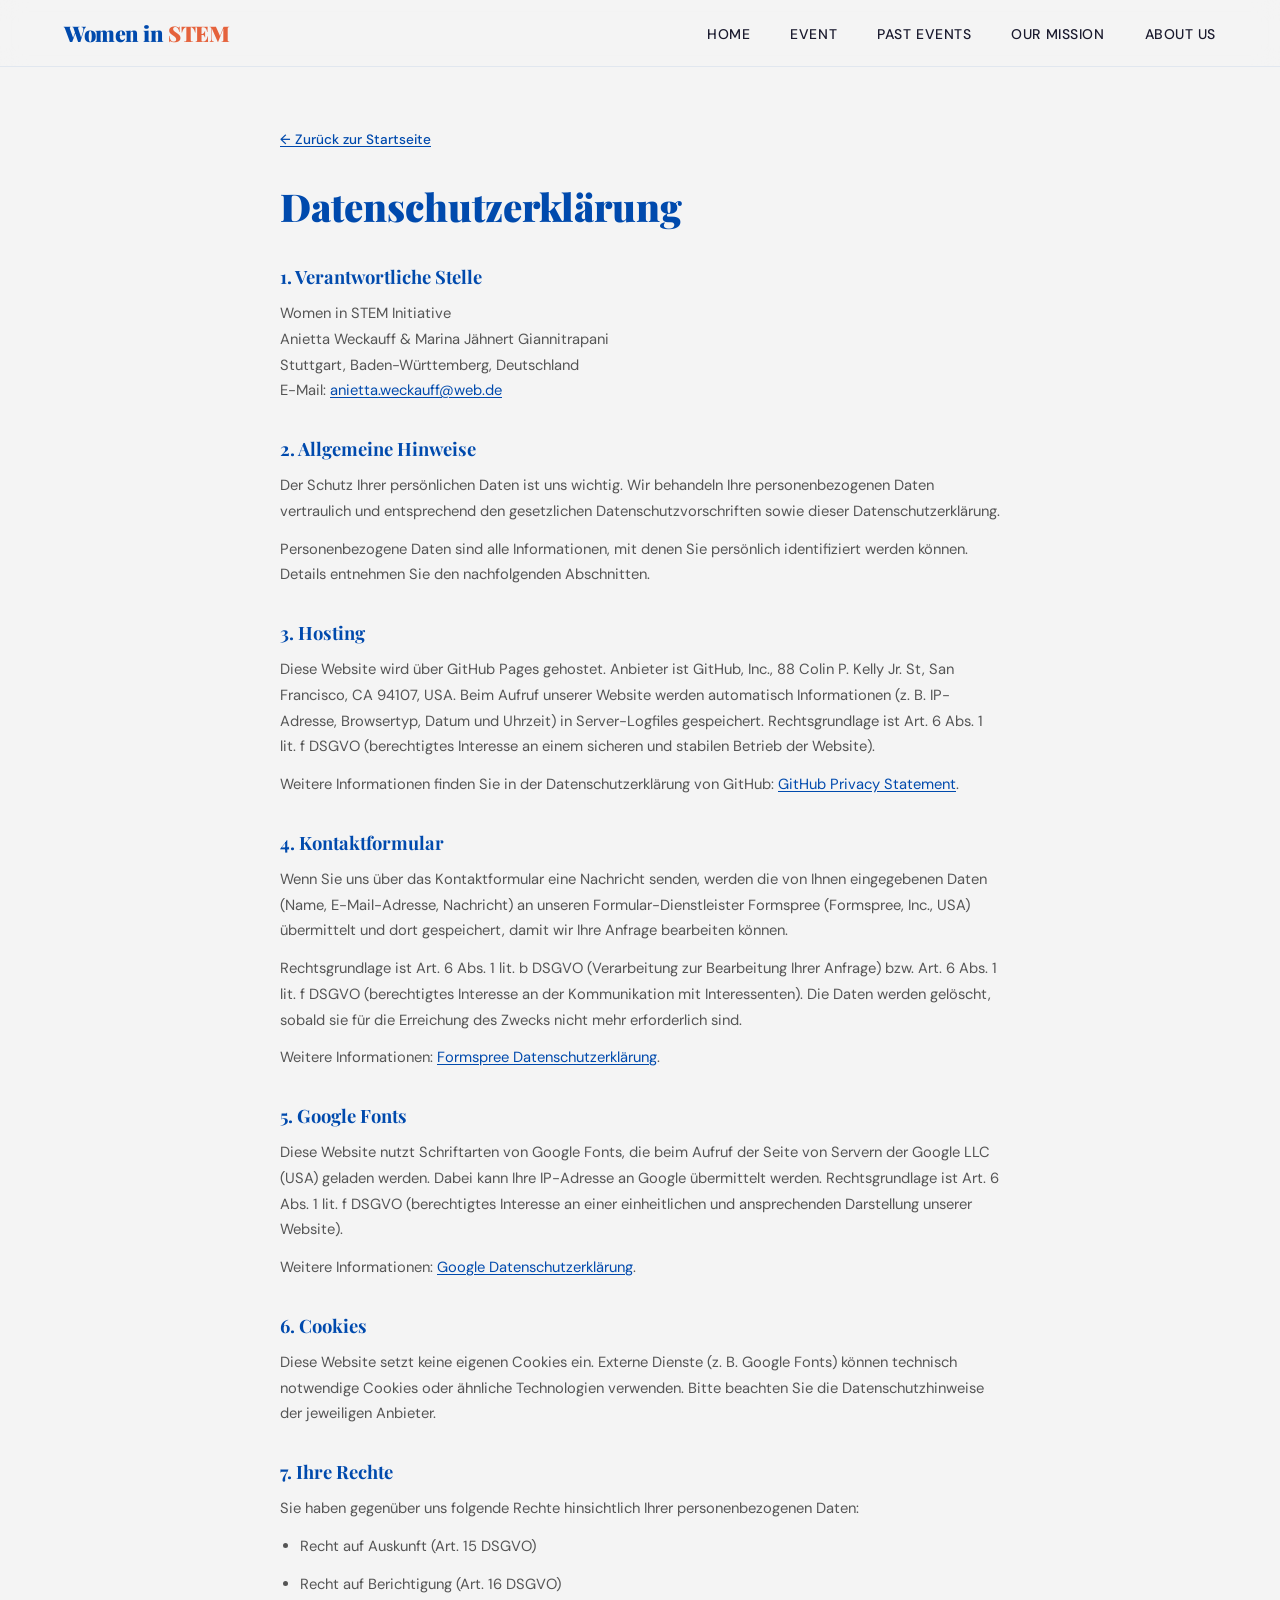
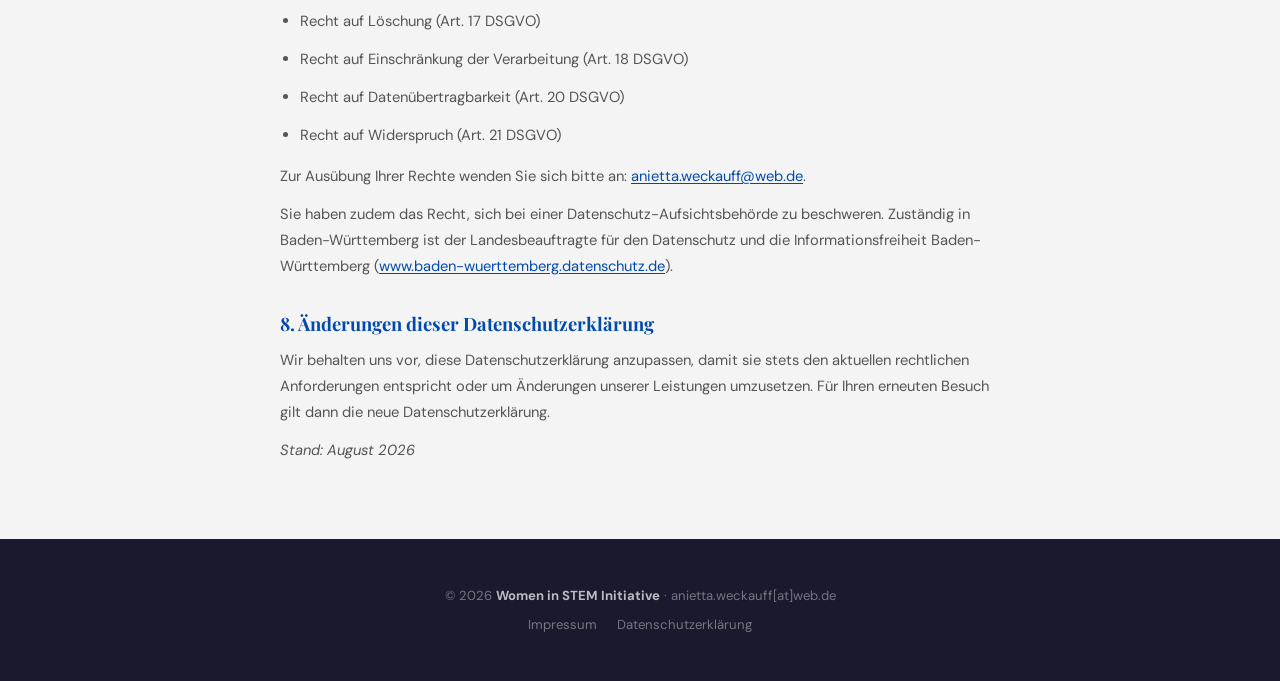
<file: datenschutz.html>
<!DOCTYPE html>
<html lang="de">
<head>
  <meta charset="UTF-8" />
  <meta name="viewport" content="width=device-width, initial-scale=1.0"/>
  <title>Datenschutzerklärung – Women in STEM Initiative</title>
  <link href="https://fonts.googleapis.com/css2?family=Playfair+Display:ital,wght@0,400;0,700;0,900;1,400&family=DM+Sans:wght@300;400;500;600&display=swap" rel="stylesheet"/>
  <link rel="stylesheet" href="style.css"/>
  <link rel="icon" type="image/x-icon" href="/favicon.ico">
</head>
<body>

<nav id="navbar">
  <a class="nav-logo" href="index.html#home">Women in <span>STEM</span></a>
  <ul class="nav-links">
    <li><a href="index.html#home">Home</a></li>
    <li><a href="index.html#event">Event</a></li>
    <li><a href="index.html#past">Past Events</a></li>
    <li><a href="index.html#mission">Our Mission</a></li>
    <li><a href="index.html#about">About Us</a></li>
  </ul>
  <button class="hamburger" id="hamburger" aria-label="Menu">
    <span></span><span></span><span></span>
  </button>
</nav>

<div class="mobile-menu" id="mobile-menu">
  <a href="index.html#home" class="mobile-nav-link">Home</a>
  <a href="index.html#event" class="mobile-nav-link">Event</a>
  <a href="index.html#past" class="mobile-nav-link">Past Events</a>
  <a href="index.html#mission" class="mobile-nav-link">Our Mission</a>
  <a href="index.html#about" class="mobile-nav-link">About Us</a>
</div>

<section class="legal-page">
  <div class="section-inner legal-content">
    <a href="index.html" class="legal-back">← Zurück zur Startseite</a>
    <h1>Datenschutzerklärung</h1>

    <h2>1. Verantwortliche Stelle</h2>
    <p>
      Women in STEM Initiative<br/>
      Anietta Weckauff &amp; Marina Jähnert Giannitrapani<br/>
      Stuttgart, Baden-Württemberg, Deutschland<br/>
      E-Mail: <a href="mailto:anietta.weckauff@web.de">anietta.weckauff@web.de</a>
    </p>

    <h2>2. Allgemeine Hinweise</h2>
    <p>
      Der Schutz Ihrer persönlichen Daten ist uns wichtig. Wir behandeln Ihre personenbezogenen Daten vertraulich und entsprechend den gesetzlichen Datenschutzvorschriften sowie dieser Datenschutzerklärung.
    </p>
    <p>
      Personenbezogene Daten sind alle Informationen, mit denen Sie persönlich identifiziert werden können. Details entnehmen Sie den nachfolgenden Abschnitten.
    </p>

    <h2>3. Hosting</h2>
    <p>
      Diese Website wird über GitHub Pages gehostet. Anbieter ist GitHub, Inc., 88 Colin P. Kelly Jr. St, San Francisco, CA 94107, USA. Beim Aufruf unserer Website werden automatisch Informationen (z.&nbsp;B. IP-Adresse, Browsertyp, Datum und Uhrzeit) in Server-Logfiles gespeichert. Rechtsgrundlage ist Art. 6 Abs. 1 lit. f DSGVO (berechtigtes Interesse an einem sicheren und stabilen Betrieb der Website).
    </p>
    <p>
      Weitere Informationen finden Sie in der Datenschutzerklärung von GitHub: <a href="https://docs.github.com/en/site-policy/privacy-policies/github-privacy-statement" target="_blank" rel="noopener noreferrer">GitHub Privacy Statement</a>.
    </p>

    <h2>4. Kontaktformular</h2>
    <p>
      Wenn Sie uns über das Kontaktformular eine Nachricht senden, werden die von Ihnen eingegebenen Daten (Name, E-Mail-Adresse, Nachricht) an unseren Formular-Dienstleister Formspree (Formspree, Inc., USA) übermittelt und dort gespeichert, damit wir Ihre Anfrage bearbeiten können.
    </p>
    <p>
      Rechtsgrundlage ist Art. 6 Abs. 1 lit. b DSGVO (Verarbeitung zur Bearbeitung Ihrer Anfrage) bzw. Art. 6 Abs. 1 lit. f DSGVO (berechtigtes Interesse an der Kommunikation mit Interessenten). Die Daten werden gelöscht, sobald sie für die Erreichung des Zwecks nicht mehr erforderlich sind.
    </p>
    <p>
      Weitere Informationen: <a href="https://formspree.io/legal/privacy-policy" target="_blank" rel="noopener noreferrer">Formspree Datenschutzerklärung</a>.
    </p>

    <h2>5. Google Fonts</h2>
    <p>
      Diese Website nutzt Schriftarten von Google Fonts, die beim Aufruf der Seite von Servern der Google LLC (USA) geladen werden. Dabei kann Ihre IP-Adresse an Google übermittelt werden. Rechtsgrundlage ist Art. 6 Abs. 1 lit. f DSGVO (berechtigtes Interesse an einer einheitlichen und ansprechenden Darstellung unserer Website).
    </p>
    <p>
      Weitere Informationen: <a href="https://policies.google.com/privacy" target="_blank" rel="noopener noreferrer">Google Datenschutzerklärung</a>.
    </p>

    <h2>6. Cookies</h2>
    <p>
      Diese Website setzt keine eigenen Cookies ein. Externe Dienste (z.&nbsp;B. Google Fonts) können technisch notwendige Cookies oder ähnliche Technologien verwenden. Bitte beachten Sie die Datenschutzhinweise der jeweiligen Anbieter.
    </p>

    <h2>7. Ihre Rechte</h2>
    <p>Sie haben gegenüber uns folgende Rechte hinsichtlich Ihrer personenbezogenen Daten:</p>
    <ul>
      <li>Recht auf Auskunft (Art. 15 DSGVO)</li>
      <li>Recht auf Berichtigung (Art. 16 DSGVO)</li>
      <li>Recht auf Löschung (Art. 17 DSGVO)</li>
      <li>Recht auf Einschränkung der Verarbeitung (Art. 18 DSGVO)</li>
      <li>Recht auf Datenübertragbarkeit (Art. 20 DSGVO)</li>
      <li>Recht auf Widerspruch (Art. 21 DSGVO)</li>
    </ul>
    <p>
      Zur Ausübung Ihrer Rechte wenden Sie sich bitte an: <a href="mailto:anietta.weckauff@web.de">anietta.weckauff@web.de</a>.
    </p>
    <p>
      Sie haben zudem das Recht, sich bei einer Datenschutz-Aufsichtsbehörde zu beschweren. Zuständig in Baden-Württemberg ist der Landesbeauftragte für den Datenschutz und die Informationsfreiheit Baden-Württemberg (<a href="https://www.baden-wuerttemberg.datenschutz.de" target="_blank" rel="noopener noreferrer">www.baden-wuerttemberg.datenschutz.de</a>).
    </p>

    <h2>8. Änderungen dieser Datenschutzerklärung</h2>
    <p>
      Wir behalten uns vor, diese Datenschutzerklärung anzupassen, damit sie stets den aktuellen rechtlichen Anforderungen entspricht oder um Änderungen unserer Leistungen umzusetzen. Für Ihren erneuten Besuch gilt dann die neue Datenschutzerklärung.
    </p>
    <p><em>Stand: August 2026</em></p>
  </div>
</section>

<footer>
  <p>© 2026 <strong>Women in STEM Initiative</strong> · <a href="mailto:anietta.weckauff@web.de">anietta.weckauff[at]web.de</a></p>
  <div class="footer-links">
    <a href="impressum.html">Impressum</a>
    <a href="datenschutz.html">Datenschutzerklärung</a>
  </div>
</footer>

<script src="script.js"></script>
</body>
</html>
</file>
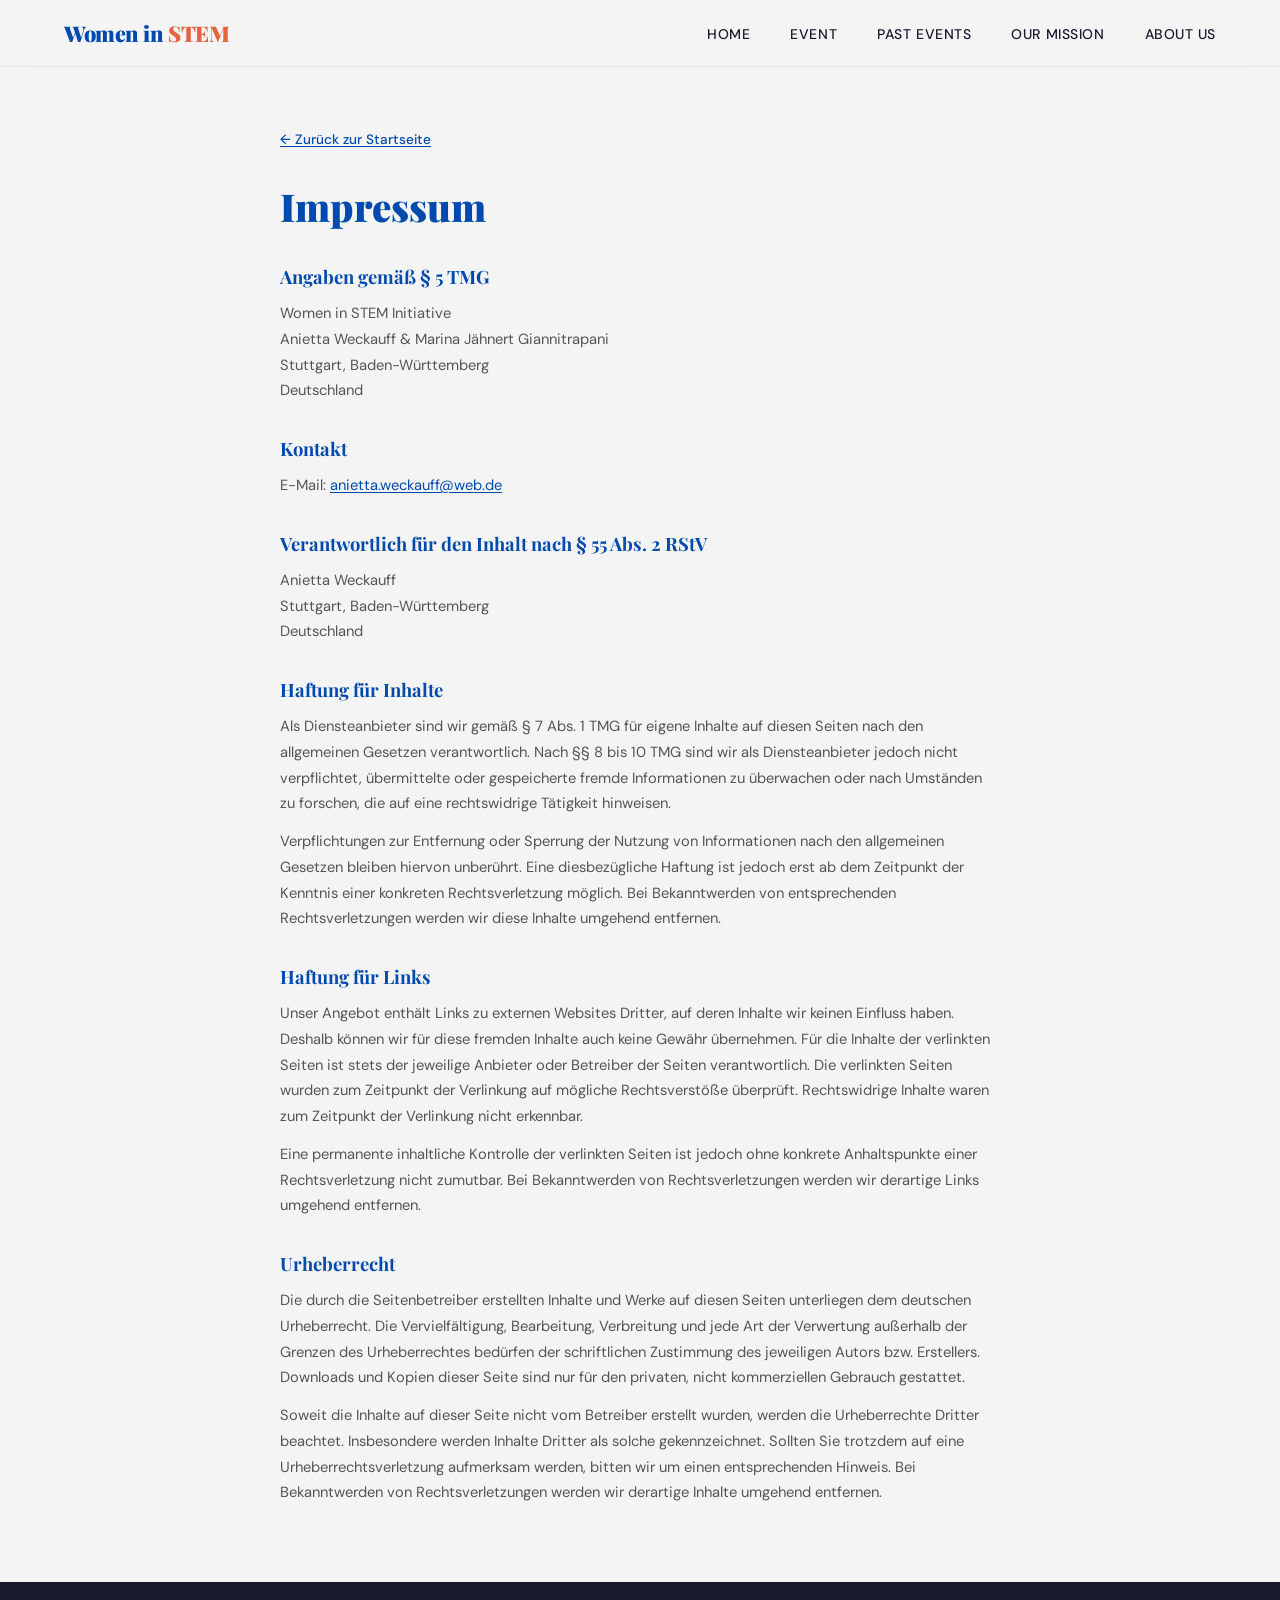
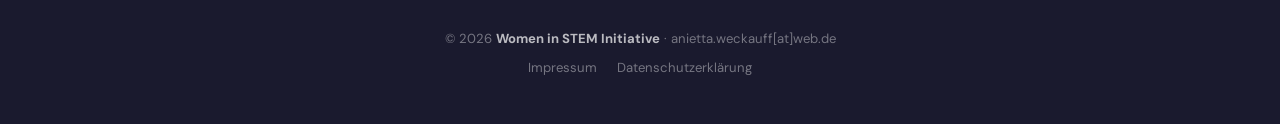
<file: impressum.html>
<!DOCTYPE html>
<html lang="de">
<head>
  <meta charset="UTF-8" />
  <meta name="viewport" content="width=device-width, initial-scale=1.0"/>
  <title>Impressum – Women in STEM Initiative</title>
  <link href="https://fonts.googleapis.com/css2?family=Playfair+Display:ital,wght@0,400;0,700;0,900;1,400&family=DM+Sans:wght@300;400;500;600&display=swap" rel="stylesheet"/>
  <link rel="stylesheet" href="style.css"/>
  <link rel="icon" type="image/x-icon" href="/favicon.ico">
</head>
<body>

<nav id="navbar">
  <a class="nav-logo" href="index.html#home">Women in <span>STEM</span></a>
  <ul class="nav-links">
    <li><a href="index.html#home">Home</a></li>
    <li><a href="index.html#event">Event</a></li>
    <li><a href="index.html#past">Past Events</a></li>
    <li><a href="index.html#mission">Our Mission</a></li>
    <li><a href="index.html#about">About Us</a></li>
  </ul>
  <button class="hamburger" id="hamburger" aria-label="Menu">
    <span></span><span></span><span></span>
  </button>
</nav>

<div class="mobile-menu" id="mobile-menu">
  <a href="index.html#home" class="mobile-nav-link">Home</a>
  <a href="index.html#event" class="mobile-nav-link">Event</a>
  <a href="index.html#past" class="mobile-nav-link">Past Events</a>
  <a href="index.html#mission" class="mobile-nav-link">Our Mission</a>
  <a href="index.html#about" class="mobile-nav-link">About Us</a>
</div>

<section class="legal-page">
  <div class="section-inner legal-content">
    <a href="index.html" class="legal-back">← Zurück zur Startseite</a>
    <h1>Impressum</h1>

    <h2>Angaben gemäß § 5 TMG</h2>
    <p>
      Women in STEM Initiative<br/>
      Anietta Weckauff &amp; Marina Jähnert Giannitrapani<br/>
      Stuttgart, Baden-Württemberg<br/>
      Deutschland
    </p>

    <h2>Kontakt</h2>
    <p>
      E-Mail: <a href="mailto:anietta.weckauff@web.de">anietta.weckauff@web.de</a>
    </p>

    <h2>Verantwortlich für den Inhalt nach § 55 Abs. 2 RStV</h2>
    <p>
      Anietta Weckauff<br/>
      Stuttgart, Baden-Württemberg<br/>
      Deutschland
    </p>

    <h2>Haftung für Inhalte</h2>
    <p>
      Als Diensteanbieter sind wir gemäß § 7 Abs. 1 TMG für eigene Inhalte auf diesen Seiten nach den allgemeinen Gesetzen verantwortlich. Nach §§ 8 bis 10 TMG sind wir als Diensteanbieter jedoch nicht verpflichtet, übermittelte oder gespeicherte fremde Informationen zu überwachen oder nach Umständen zu forschen, die auf eine rechtswidrige Tätigkeit hinweisen.
    </p>
    <p>
      Verpflichtungen zur Entfernung oder Sperrung der Nutzung von Informationen nach den allgemeinen Gesetzen bleiben hiervon unberührt. Eine diesbezügliche Haftung ist jedoch erst ab dem Zeitpunkt der Kenntnis einer konkreten Rechtsverletzung möglich. Bei Bekanntwerden von entsprechenden Rechtsverletzungen werden wir diese Inhalte umgehend entfernen.
    </p>

    <h2>Haftung für Links</h2>
    <p>
      Unser Angebot enthält Links zu externen Websites Dritter, auf deren Inhalte wir keinen Einfluss haben. Deshalb können wir für diese fremden Inhalte auch keine Gewähr übernehmen. Für die Inhalte der verlinkten Seiten ist stets der jeweilige Anbieter oder Betreiber der Seiten verantwortlich. Die verlinkten Seiten wurden zum Zeitpunkt der Verlinkung auf mögliche Rechtsverstöße überprüft. Rechtswidrige Inhalte waren zum Zeitpunkt der Verlinkung nicht erkennbar.
    </p>
    <p>
      Eine permanente inhaltliche Kontrolle der verlinkten Seiten ist jedoch ohne konkrete Anhaltspunkte einer Rechtsverletzung nicht zumutbar. Bei Bekanntwerden von Rechtsverletzungen werden wir derartige Links umgehend entfernen.
    </p>

    <h2>Urheberrecht</h2>
    <p>
      Die durch die Seitenbetreiber erstellten Inhalte und Werke auf diesen Seiten unterliegen dem deutschen Urheberrecht. Die Vervielfältigung, Bearbeitung, Verbreitung und jede Art der Verwertung außerhalb der Grenzen des Urheberrechtes bedürfen der schriftlichen Zustimmung des jeweiligen Autors bzw. Erstellers. Downloads und Kopien dieser Seite sind nur für den privaten, nicht kommerziellen Gebrauch gestattet.
    </p>
    <p>
      Soweit die Inhalte auf dieser Seite nicht vom Betreiber erstellt wurden, werden die Urheberrechte Dritter beachtet. Insbesondere werden Inhalte Dritter als solche gekennzeichnet. Sollten Sie trotzdem auf eine Urheberrechtsverletzung aufmerksam werden, bitten wir um einen entsprechenden Hinweis. Bei Bekanntwerden von Rechtsverletzungen werden wir derartige Inhalte umgehend entfernen.
    </p>
  </div>
</section>

<footer>
  <p>© 2026 <strong>Women in STEM Initiative</strong> · <a href="mailto:anietta.weckauff@web.de">anietta.weckauff[at]web.de</a></p>
  <div class="footer-links">
    <a href="impressum.html">Impressum</a>
    <a href="datenschutz.html">Datenschutzerklärung</a>
  </div>
</footer>

<script src="script.js"></script>
</body>
</html>
</file>
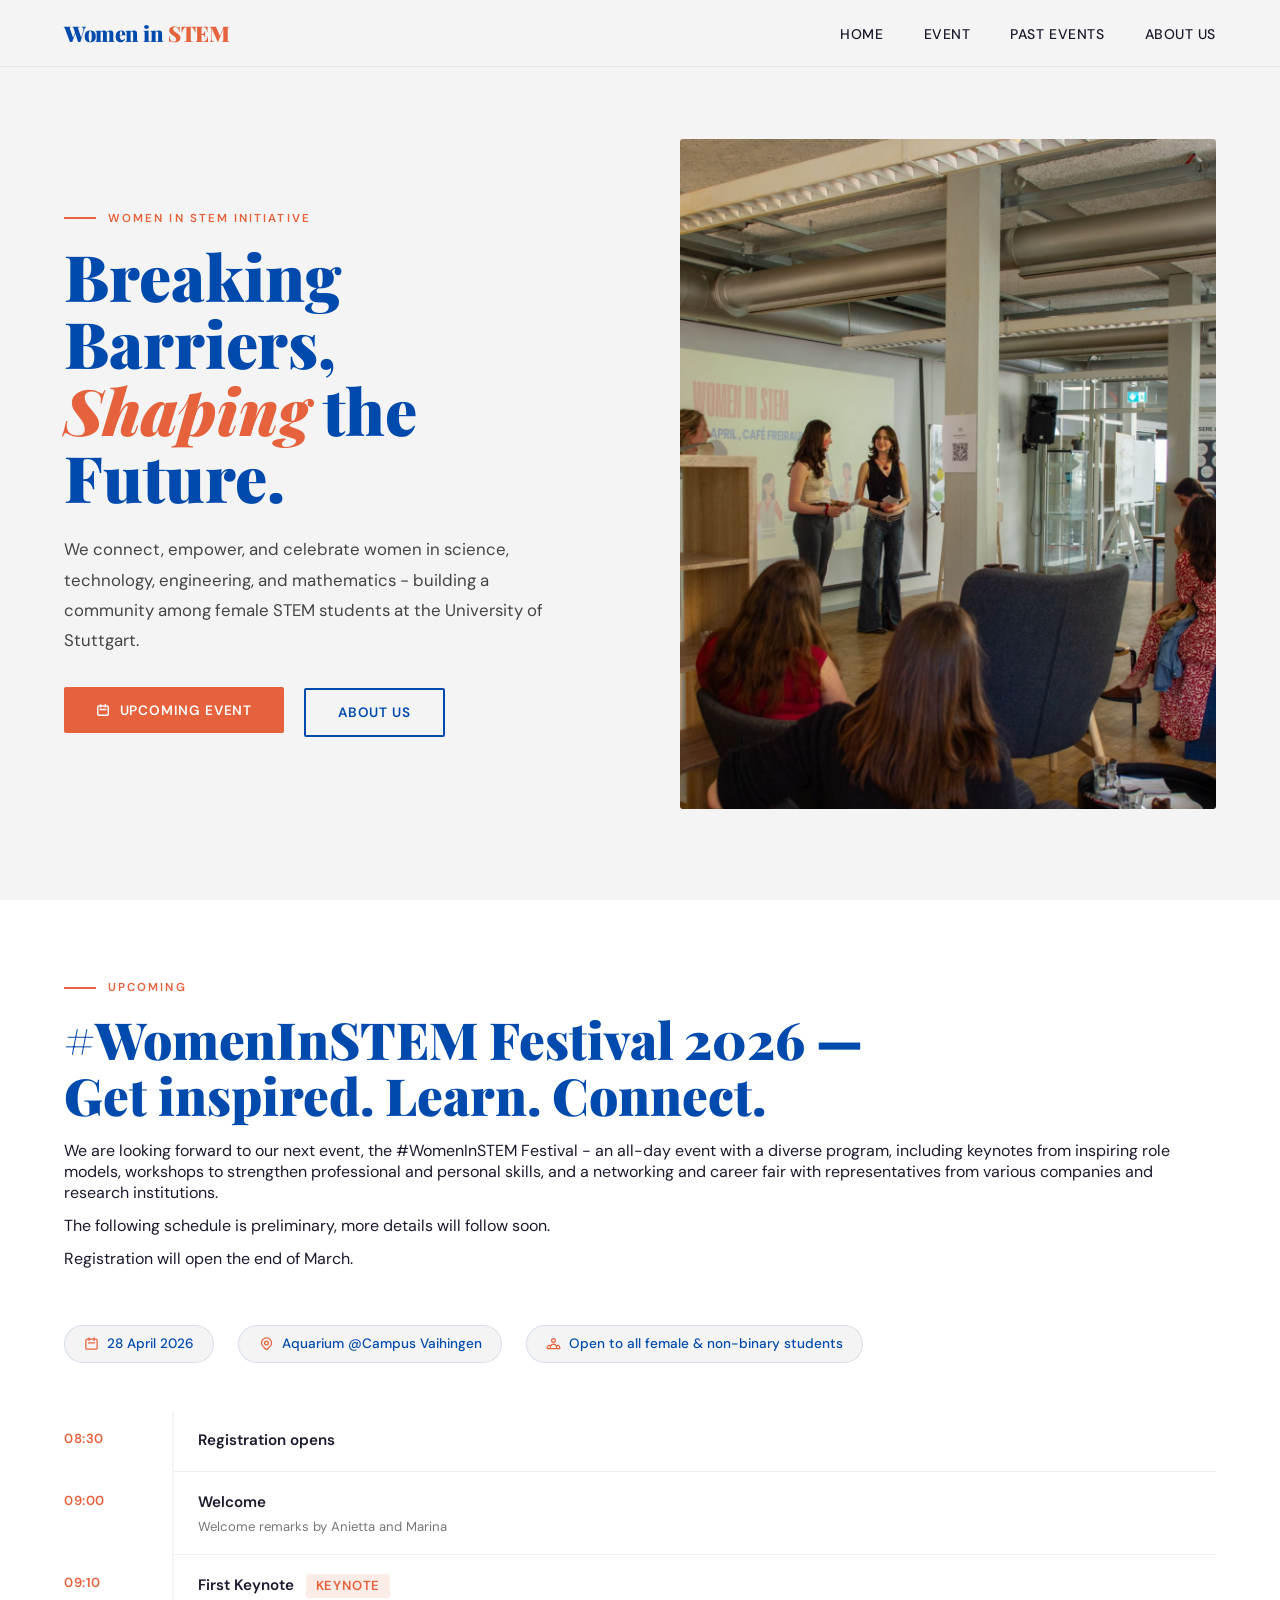
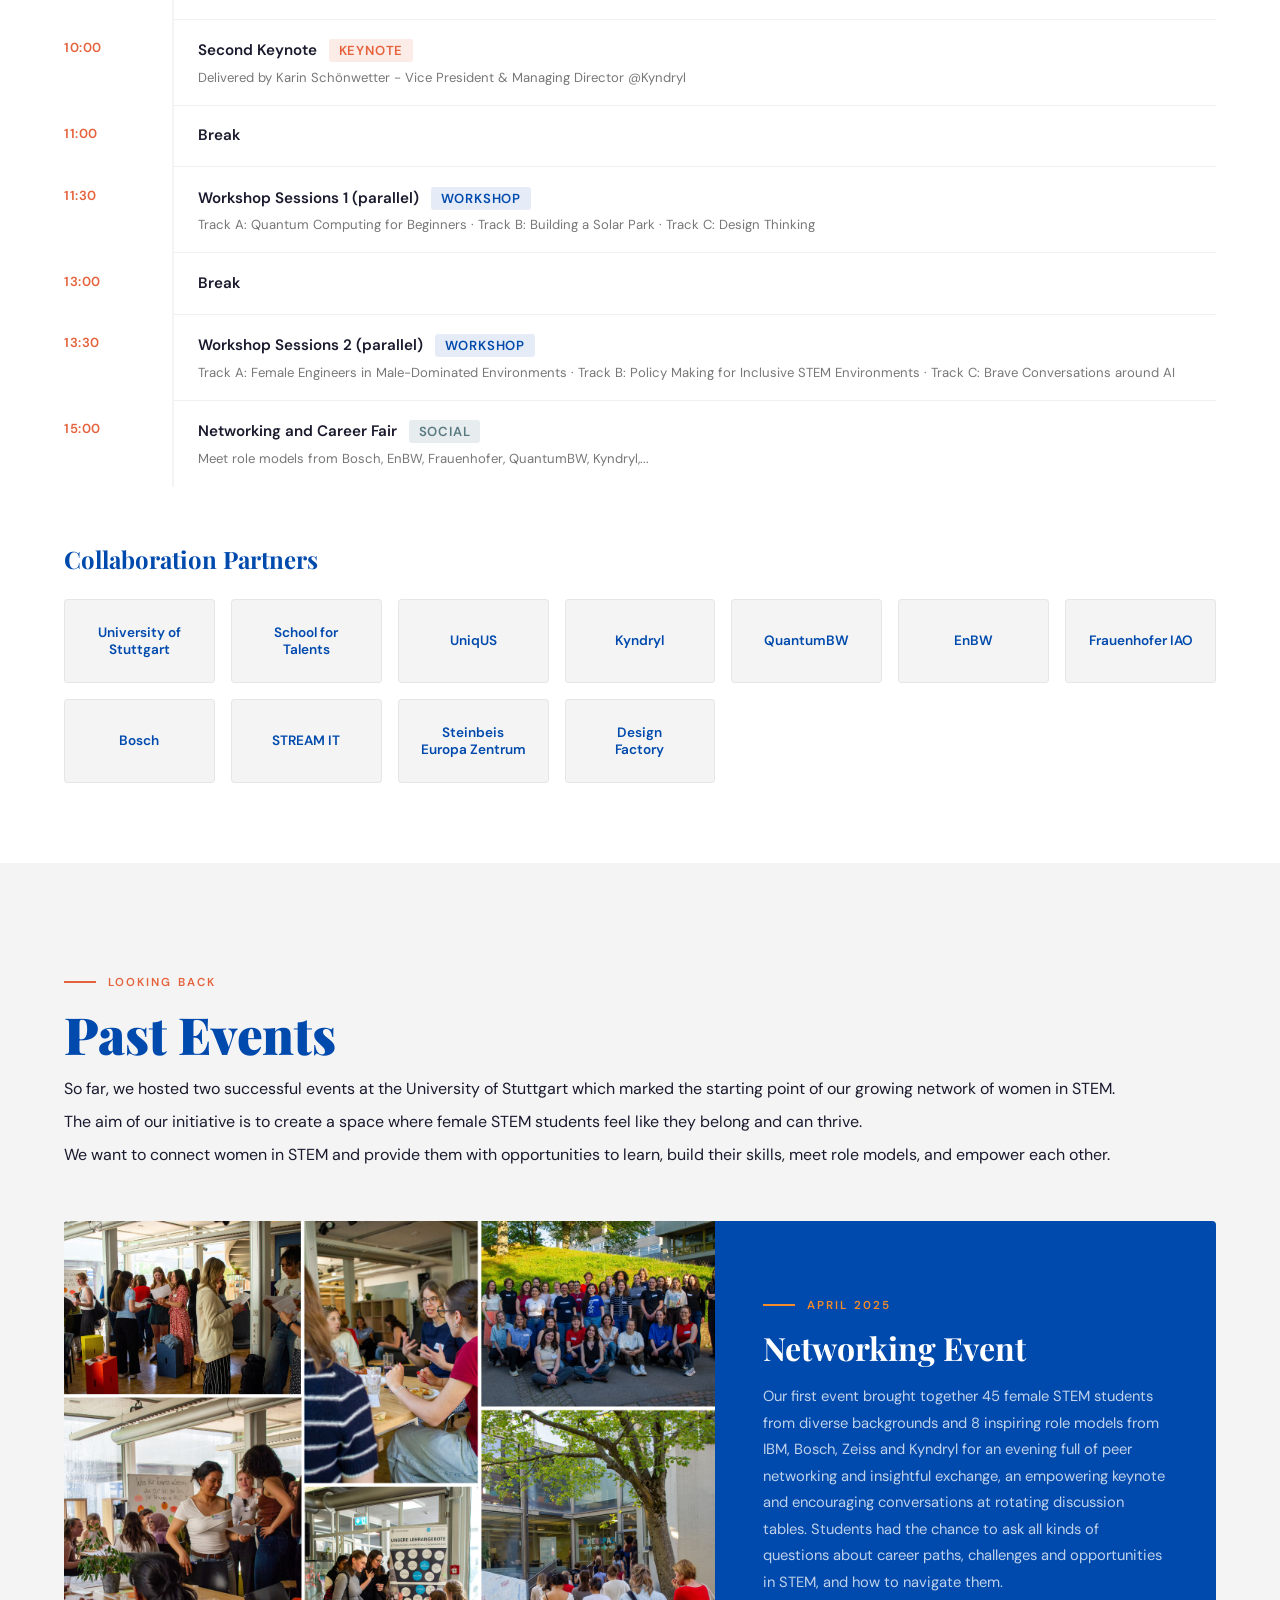
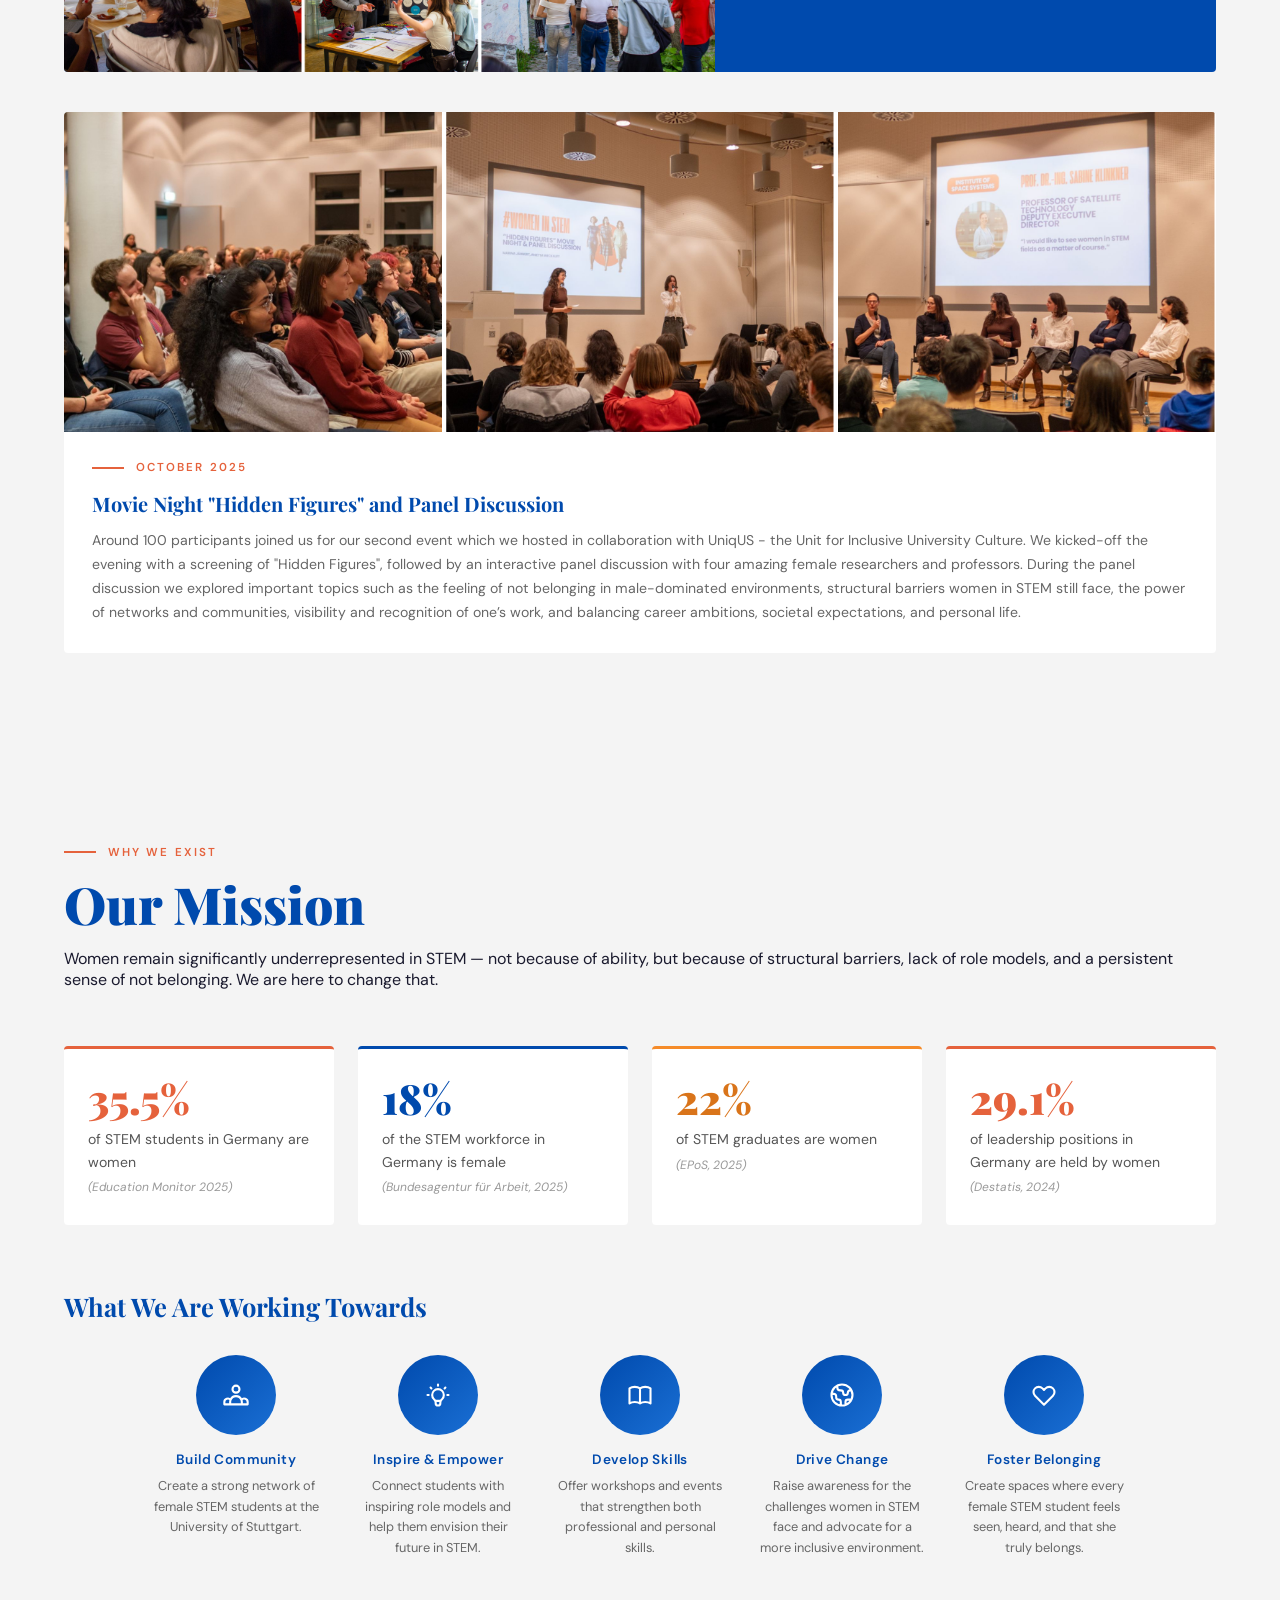
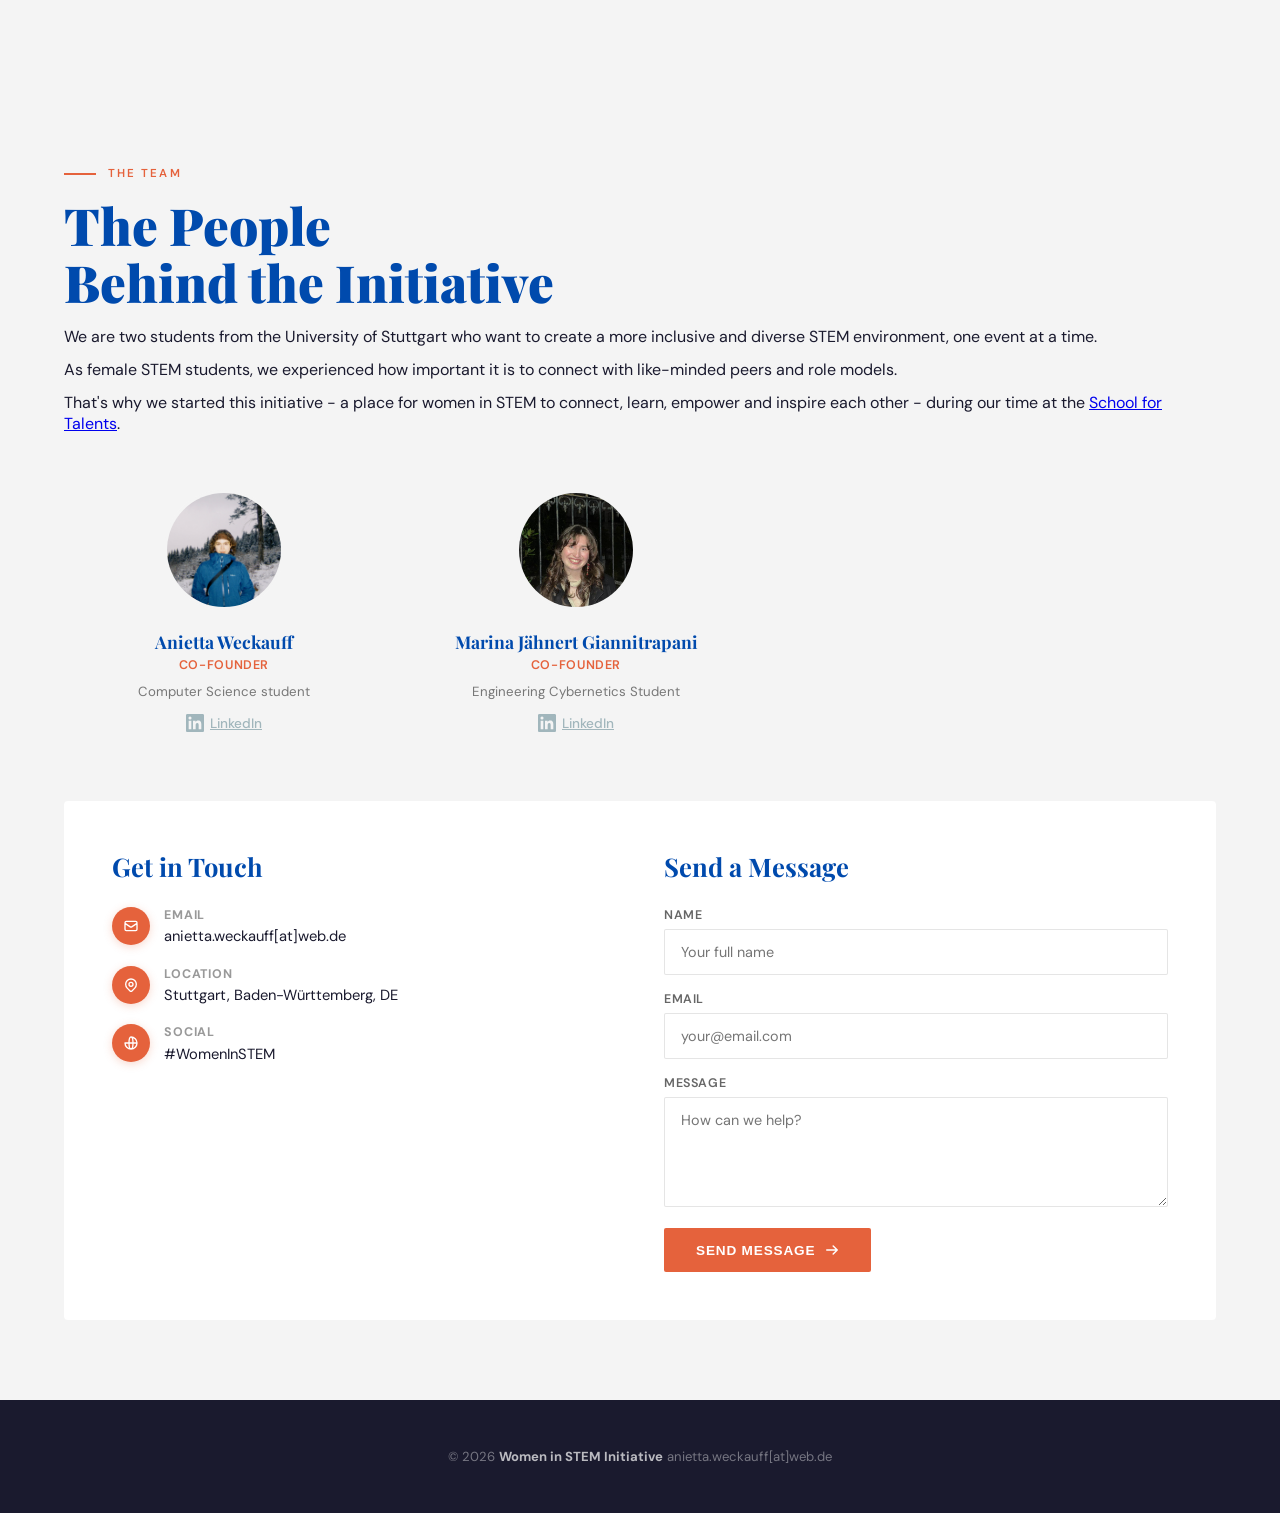
<file: index_2.html>
<!DOCTYPE html>
<html lang="en">
<head>
  <meta charset="UTF-8" />
  <meta name="viewport" content="width=device-width, initial-scale=1.0"/>
  <title>Women in STEM Initiative</title>
  <link href="https://fonts.googleapis.com/css2?family=Playfair+Display:ital,wght@0,400;0,700;0,900;1,400&family=DM+Sans:wght@300;400;500;600&display=swap" rel="stylesheet"/>
  <link rel="stylesheet" href="style.css"/>
</head>
<body>

<!-- ─── NAV ─── -->
<nav id="navbar">
  <a class="nav-logo" href="#home">Women in <span>STEM</span></a>
  <ul class="nav-links">
    <li><a href="#home">Home</a></li>
    <li><a href="#event">Event</a></li>
    <li><a href="#past">Past Events</a></li>
    <li><a href="#about">About Us</a></li>
  </ul>
  <button class="hamburger" id="hamburger" aria-label="Menu">
    <span></span><span></span><span></span>
  </button>
</nav>

<!-- ─── MOBILE MENU ─── -->
<div class="mobile-menu" id="mobile-menu">
  <a href="#home" class="mobile-nav-link">Home</a>
  <a href="#event" class="mobile-nav-link">Event</a>
  <a href="#past" class="mobile-nav-link">Past Events</a>
  <a href="#about" class="mobile-nav-link">About Us</a>
</div>

<!-- ─── HOME ─── -->
<section id="home">
  <div class="section-inner">
    <div class="home-grid">
      <div class="home-text fade-up">
        <div class="section-label">Women in STEM Initiative</div>
        <h1>Breaking Barriers,<br/><em>Shaping</em> the Future.</h1>
        <p>We connect, empower, and celebrate women in science, technology, engineering, and mathematics - building a community among female STEM students at the University of Stuttgart.</p>
        <div>
          <a href="#event" class="btn btn-primary">
            <svg width="14" height="14" fill="none" viewBox="0 0 24 24" stroke="currentColor" stroke-width="2.5"><path stroke-linecap="round" stroke-linejoin="round" d="M8 7V3m8 4V3m-9 8h10M5 21h14a2 2 0 002-2V7a2 2 0 00-2-2H5a2 2 0 00-2 2v12a2 2 0 002 2z"/></svg>
            Upcoming Event
          </a>
          <a href="#about" class="btn btn-outline">About Us</a>
        </div>
      </div>
      <div class="home-image fade-up" style="transition-delay: 0.2s">
        <div class="img-frame">
          <img src="pictures/women_In_STEM.png" alt="picture of first #WomenInSTEM event">
        </div>
       <!-- <div class="deco-box"></div>
        <div class="stat-pill">
          <div class="big">150+</div>
          <div class="small">event<br/>participants</div>
        </div>-->
      </div>
    </div>
  </div>
</section>


<!-- ─── UPCOMING EVENT ─── -->
<section id="event">
  <div class="section-inner">
    <div class="past-header fade-up">
      <div class="section-label">Upcoming</div>
      <h2>#WomenInSTEM Festival 2026 —<br/>Get inspired. Learn. Connect.</h2>
      <p>We are looking forward to our next event, the #WomenInSTEM Festival  - an all-day event with a diverse program, including keynotes from inspiring role models, workshops to strengthen professional and personal skills, and a networking and career fair with representatives from various companies and research institutions. </p>
      <p>The following schedule is preliminary, more details will follow soon.</p>
      <p>Registration will open the end of March.</p>
    </div>

    <div class="event-meta fade-up">
      <div class="meta-chip">
        <svg fill="none" viewBox="0 0 24 24" stroke="currentColor" stroke-width="2"><path stroke-linecap="round" stroke-linejoin="round" d="M8 7V3m8 4V3m-9 8h10M5 21h14a2 2 0 002-2V7a2 2 0 00-2-2H5a2 2 0 00-2 2v12a2 2 0 002 2z"/></svg>
        28 April 2026
      </div>
      <div class="meta-chip">
        <svg fill="none" viewBox="0 0 24 24" stroke="currentColor" stroke-width="2"><path stroke-linecap="round" stroke-linejoin="round" d="M17.657 16.657L13.414 20.9a1.998 1.998 0 01-2.827 0l-4.244-4.243a8 8 0 1111.314 0z"/><path stroke-linecap="round" stroke-linejoin="round" d="M15 11a3 3 0 11-6 0 3 3 0 016 0z"/></svg>
        Aquarium @Campus Vaihingen
      </div>
      <div class="meta-chip">
        <svg fill="none" viewBox="0 0 24 24" stroke="currentColor" stroke-width="2"><path stroke-linecap="round" stroke-linejoin="round" d="M17 20h5v-2a3 3 0 00-5.356-1.857M17 20H7m10 0v-2c0-.656-.126-1.283-.356-1.857M7 20H2v-2a3 3 0 015.356-1.857M7 20v-2c0-.656.126-1.283.356-1.857m0 0a5.002 5.002 0 019.288 0M15 7a3 3 0 11-6 0 3 3 0 016 0z"/></svg>
        Open to all female & non-binary students
      </div>
    </div>

   

    <div class="timetable fade-up">
      <div class="timetable-item">
        <div class="t-time">08:30</div>
        <div class="t-content"><strong>Registration opens</strong><span></span></div>
      </div>
      <div class="timetable-item">
        <div class="t-time">09:00</div>
        <div class="t-content"><strong>Welcome</strong><span>Welcome remarks by Anietta and Marina</span></div>
      </div>
      <div class="timetable-item">
        <div class="t-time">09:10</div>
        <div class="t-content"><strong>First Keynote <span class="t-tag keynote">Keynote</span></strong><span></span></div>
      </div>
       <div class="timetable-item">
        <div class="t-time">10:00</div>
        <div class="t-content"><strong>Second Keynote <span class="t-tag keynote">Keynote</span></strong><span>Delivered by Karin Schönwetter - Vice President & Managing Director @Kyndryl</span></div>
      </div>
      <div class="timetable-item">
        <div class="t-time">11:00</div>
        <div class="t-content"><strong>Break</strong><span></span></div>
      </div>
      <div class="timetable-item">
        <div class="t-time">11:30</div>
        <div class="t-content"><strong>Workshop Sessions 1 (parallel) <span class="t-tag workshop">Workshop</span></strong><span>Track A: Quantum Computing for Beginners · Track B: Building a Solar Park · Track C: Design Thinking</span></div>
      </div>
      <div class="timetable-item">
        <div class="t-time">13:00</div>
        <div class="t-content"><strong>Break</strong><span></span></div>
      </div>

       <div class="timetable-item">
        <div class="t-time">13:30</div>
        <div class="t-content"><strong>Workshop Sessions 2 (parallel) <span class="t-tag workshop">Workshop</span></strong><span>Track A: Female Engineers in Male-Dominated Environments · Track B: Policy Making for Inclusive STEM Environments · Track C: Brave Conversations around AI</span></div>
      </div>

      <div class="timetable-item">
        <div class="t-time">15:00</div>
        <div class="t-content"><strong>Networking and Career Fair <span class="t-tag social">Social</span></strong><span>Meet role models from Bosch, EnBW, Frauenhofer, QuantumBW, Kyndryl,...</span></div>
      </div>

    </div>

    <div class="partners-section fade-up">
      <h3>Collaboration Partners</h3>
      <div class="partners-grid">
        <div class="partner-card">University of<br/>Stuttgart</div>
        <div class="partner-card">School for<br/>Talents</div>
        <div class="partner-card">UniqUS</div>
        <div class="partner-card">Kyndryl</div>
        <div class="partner-card">QuantumBW</div>
        <div class="partner-card">EnBW</div>
        <div class="partner-card">Frauenhofer IAO</div>
        <div class="partner-card">Bosch</div>
        <div class="partner-card">STREAM IT</div>
        <div class="partner-card">Steinbeis<br/>Europa Zentrum</div>
        <div class="partner-card">Design<br/>Factory</div>
      </div>
    </div>
  </div>
</section>

<!-- ─── PAST EVENTS ─── -->
<section id="past">
  <div class="section-inner">
    <div class="past-header fade-up">
      <div class="section-label">Looking Back</div>
      <h2>Past Events</h2>
      <p>So far, we hosted two successful events at the University of Stuttgart which marked the starting point of our growing network of women in STEM.</p>
      <p>The aim of our initiative is to create a space where female STEM students feel like they belong and can thrive.</p>
      <p>We want to connect women in STEM and provide them with opportunities to learn, build their skills, meet role models, and empower each other.</p>
    </div>

    <div class="past-events-grid">
      <!-- Event 1 — Featured -->
      <div class="featured-past fade-up">
        <div class="fp-image">
           <img src="pictures/event_1.png" alt="Event Name">
          <div class="card-img-placeholder c1" style="height:100%">Photo Placeholder</div>
        </div>
        <div class="fp-text">
          <div class="section-label">April 2025</div>
          <h3>Networking Event</h3>
          <p>Our first event brought together 45 female STEM students from diverse backgrounds and 8 inspiring role models from IBM, Bosch, Zeiss and Kyndryl for an evening full of peer networking and insightful exchange, an empowering keynote and encouraging conversations at rotating discussion tables.
            Students had the chance to ask all kinds of questions about career paths, challenges and opportunities in STEM, and how to navigate them.
          </p>
        </div>
      </div>

      <!-- Event 2 -->
      <div class="past-event-card fade-up" style="grid-column: 1 / -1">
        <div class="card-image">
          <img src="pictures/event_25.png" alt="Event Name">
        </div>
        <div class="card-body">
          <div class="section-label">October 2025</div>
          <h3>Movie Night "Hidden Figures" and Panel Discussion</h3>
          <p>Around 100 participants joined us for our second event which we hosted in collaboration with UniqUS - the Unit for Inclusive University Culture. We kicked-off the evening with a screening of "Hidden Figures", followed by an interactive panel discussion with four amazing female researchers and professors.
            During the panel discussion we explored important topics such as the feeling of not belonging in male-dominated environments, structural barriers women in STEM still face, the power of networks and communities, visibility and recognition of one’s work, and balancing career ambitions, societal expectations, and personal life.</p>
        </div>
      </div>
    </div>
  </div>
</section>

<!-- ─── MISSION ─── -->
<section id="mission">
  <div class="section-inner">

    <div class="past-header fade-up">
      <div class="section-label">Why We Exist</div>
      <h2>Our Mission</h2>
      <p>Women remain significantly underrepresented in STEM — not because of ability, but because of structural barriers, lack of role models, and a persistent sense of not belonging. We are here to change that.</p>
    </div>

    <!-- Stats block -->
    <div class="mission-stats fade-up">
      <div class="mission-stat">
        <div class="mission-stat__num">35.5%</div>
        <div class="mission-stat__text">of STEM students in Germany are women <span class="mission-source">(Education Monitor 2025)</span></div>
      </div>
      <div class="mission-stat">
        <div class="mission-stat__num">18%</div>
        <div class="mission-stat__text">of the STEM workforce in Germany is female <span class="mission-source">(Bundesagentur für Arbeit, 2025)</span></div>
      </div>
      <div class="mission-stat">
        <div class="mission-stat__num">22%</div>
        <div class="mission-stat__text">of STEM graduates are women <span class="mission-source">(EPoS, 2025)</span></div>
      </div>
      <div class="mission-stat">
        <div class="mission-stat__num">29.1%</div>
        <div class="mission-stat__text">of leadership positions in Germany are held by women <span class="mission-source">(Destatis, 2024)</span></div>
      </div>
    </div>

    <!-- Goals -->
    <div class="mission-goals-header fade-up">
      <h3>What We Are Working Towards</h3>
    </div>

    <div class="mission-goals fade-up">

      <div class="goal-circle">
        <div class="goal-circle__icon">
          <svg fill="none" viewBox="0 0 24 24" stroke="currentColor" stroke-width="1.8" width="28" height="28"><path stroke-linecap="round" stroke-linejoin="round" d="M17 20h5v-2a3 3 0 00-5.356-1.857M17 20H7m10 0v-2c0-.656-.126-1.283-.356-1.857M7 20H2v-2a3 3 0 015.356-1.857M7 20v-2c0-.656.126-1.283.356-1.857m0 0a5.002 5.002 0 019.288 0M15 7a3 3 0 11-6 0 3 3 0 016 0z"/></svg>
        </div>
        <div class="goal-circle__label">Build Community</div>
        <p>Create a strong network of female STEM students at the University of Stuttgart.</p>
      </div>

      <div class="goal-circle">
        <div class="goal-circle__icon">
          <svg fill="none" viewBox="0 0 24 24" stroke="currentColor" stroke-width="1.8" width="28" height="28"><path stroke-linecap="round" stroke-linejoin="round" d="M9.663 17h4.673M12 3v1m6.364 1.636l-.707.707M21 12h-1M4 12H3m3.343-5.657l-.707-.707m2.828 9.9a5 5 0 117.072 0l-.548.547A3.374 3.374 0 0014 18.469V19a2 2 0 11-4 0v-.531c0-.895-.356-1.754-.988-2.386l-.548-.547z"/></svg>
        </div>
        <div class="goal-circle__label">Inspire & Empower</div>
        <p>Connect students with inspiring role models and help them envision their future in STEM.</p>
      </div>

      <div class="goal-circle">
        <div class="goal-circle__icon">
          <svg fill="none" viewBox="0 0 24 24" stroke="currentColor" stroke-width="1.8" width="28" height="28"><path stroke-linecap="round" stroke-linejoin="round" d="M12 6.253v13m0-13C10.832 5.477 9.246 5 7.5 5S4.168 5.477 3 6.253v13C4.168 18.477 5.754 18 7.5 18s3.332.477 4.5 1.253m0-13C13.168 5.477 14.754 5 16.5 5c1.747 0 3.332.477 4.5 1.253v13C19.832 18.477 18.247 18 16.5 18c-1.746 0-3.332.477-4.5 1.253"/></svg>
        </div>
        <div class="goal-circle__label">Develop Skills</div>
        <p>Offer workshops and events that strengthen both professional and personal skills.</p>
      </div>

      <div class="goal-circle">
        <div class="goal-circle__icon">
          <svg fill="none" viewBox="0 0 24 24" stroke="currentColor" stroke-width="1.8" width="28" height="28"><path stroke-linecap="round" stroke-linejoin="round" d="M3.055 11H5a2 2 0 012 2v1a2 2 0 002 2 2 2 0 012 2v2.945M8 3.935V5.5A2.5 2.5 0 0010.5 8h.5a2 2 0 012 2 2 2 0 104 0 2 2 0 012-2h1.064M15 20.488V18a2 2 0 012-2h3.064M21 12a9 9 0 11-18 0 9 9 0 0118 0z"/></svg>
        </div>
        <div class="goal-circle__label">Drive Change</div>
        <p>Raise awareness for the challenges women in STEM face and advocate for a more inclusive environment.</p>
      </div>

      <div class="goal-circle">
        <div class="goal-circle__icon">
          <svg fill="none" viewBox="0 0 24 24" stroke="currentColor" stroke-width="1.8" width="28" height="28"><path stroke-linecap="round" stroke-linejoin="round" d="M4.318 6.318a4.5 4.5 0 000 6.364L12 20.364l7.682-7.682a4.5 4.5 0 00-6.364-6.364L12 7.636l-1.318-1.318a4.5 4.5 0 00-6.364 0z"/></svg>
        </div>
        <div class="goal-circle__label">Foster Belonging</div>
        <p>Create spaces where every female STEM student feels seen, heard, and that she truly belongs.</p>
      </div>

    </div>
  </div>
</section>

<!-- ─── ABOUT ─── -->
<section id="about">
  <div class="section-inner">
    <div class="past-header fade-up">
      <div class="section-label">The Team</div>
      <h2>The People<br/>Behind the Initiative</h2>
      <p>We are two students from the University of Stuttgart who want to create a more inclusive and diverse STEM environment, one event at a time.</p>
      <p>As female STEM students, we experienced how important it is to connect with like-minded peers and role models.</p>
      <p>That's why we started this initiative - a place for women in STEM to connect, learn, empower and inspire each other - during our time at the <a href="https://www.project.uni-stuttgart.de/school-for-talents/de/" target="_blank"> School for Talents</a>.</p>
    </div>

    <div class="team-grid">
      <div class="team-card fade-up">
        <div class="avatar">
          <!-- Replace with: <img src="person1.jpg" alt="Your Name"> -->
           <img src="pictures/anietta.png" alt="Anietta">
        </div>
        <h3>Anietta Weckauff</h3>
        <div class="role">Co-Founder</div>
        <p class="bio">Computer Science student</p>
        <a href="https://www.linkedin.com/in/anietta-weckauff/" target="_blank" class="linkedin-link">
        <svg xmlns="http://www.w3.org/2000/svg" width="18" height="18" viewBox="0 0 24 24" fill="currentColor"><path d="M20.447 20.452h-3.554v-5.569c0-1.328-.027-3.037-1.852-3.037-1.853 0-2.136 1.445-2.136 2.939v5.667H9.351V9h3.414v1.561h.046c.477-.9 1.637-1.85 3.37-1.85 3.601 0 4.267 2.37 4.267 5.455v6.286zM5.337 7.433a2.062 2.062 0 01-2.063-2.065 2.064 2.064 0 112.063 2.065zm1.782 13.019H3.555V9h3.564v11.452zM22.225 0H1.771C.792 0 0 .774 0 1.729v20.542C0 23.227.792 24 1.771 24h20.451C23.2 24 24 23.227 24 22.271V1.729C24 .774 23.2 0 22.222 0h.003z"/></svg>
        LinkedIn
        </a>
      </div>

      <div class="team-card fade-up" style="transition-delay:0.1s">
        <div class="avatar">
           <img src="pictures/marina.png" alt="Marina">
        </div>
        <h3>Marina Jähnert Giannitrapani</h3>
        <div class="role">Co-Founder</div>
        <p class="bio">Engineering Cybernetics Student</p>
        <a href="https://www.linkedin.com/in/marinajaehnertg/" target="_blank" class="linkedin-link">
        <svg xmlns="http://www.w3.org/2000/svg" width="18" height="18" viewBox="0 0 24 24" fill="currentColor"><path d="M20.447 20.452h-3.554v-5.569c0-1.328-.027-3.037-1.852-3.037-1.853 0-2.136 1.445-2.136 2.939v5.667H9.351V9h3.414v1.561h.046c.477-.9 1.637-1.85 3.37-1.85 3.601 0 4.267 2.37 4.267 5.455v6.286zM5.337 7.433a2.062 2.062 0 01-2.063-2.065 2.064 2.064 0 112.063 2.065zm1.782 13.019H3.555V9h3.564v11.452zM22.225 0H1.771C.792 0 0 .774 0 1.729v20.542C0 23.227.792 24 1.771 24h20.451C23.2 24 24 23.227 24 22.271V1.729C24 .774 23.2 0 22.222 0h.003z"/></svg>
        LinkedIn
        </a>
      </div>
    </div>

    <div class="contact-block fade-up">
      <div class="contact-info">
        <h3>Get in Touch</h3>
        <div class="contact-item">
          <div class="contact-icon">
            <svg fill="none" viewBox="0 0 24 24" stroke="currentColor" stroke-width="2"><path stroke-linecap="round" stroke-linejoin="round" d="M3 8l7.89 5.26a2 2 0 002.22 0L21 8M5 19h14a2 2 0 002-2V7a2 2 0 00-2-2H5a2 2 0 00-2 2v10a2 2 0 002 2z"/></svg>
          </div>
          <div class="ci-text">
            <strong>Email</strong>
            <a href="mailto:anietta.weckauff@web.de">anietta.weckauff[at]web.de</a>
          </div>
        </div>
        <div class="contact-item">
          <div class="contact-icon">
            <svg fill="none" viewBox="0 0 24 24" stroke="currentColor" stroke-width="2"><path stroke-linecap="round" stroke-linejoin="round" d="M17.657 16.657L13.414 20.9a1.998 1.998 0 01-2.827 0l-4.244-4.243a8 8 0 1111.314 0z"/><path stroke-linecap="round" stroke-linejoin="round" d="M15 11a3 3 0 11-6 0 3 3 0 016 0z"/></svg>
          </div>
          <div class="ci-text">
            <strong>Location</strong>
            <span>Stuttgart, Baden-Württemberg, DE</span>
          </div>
        </div>
        <div class="contact-item">
          <div class="contact-icon">
            <svg fill="none" viewBox="0 0 24 24" stroke="currentColor" stroke-width="2"><path stroke-linecap="round" stroke-linejoin="round" d="M21 12a9 9 0 01-9 9m9-9a9 9 0 00-9-9m9 9H3m9 9a9 9 0 01-9-9m9 9c1.657 0 3-4.03 3-9s-1.343-9-3-9m0 18c-1.657 0-3-4.03-3-9s1.343-9 3-9"/></svg>
          </div>
          <div class="ci-text">
            <strong>Social</strong>
            <a href="#">#WomenInSTEM</a>
          </div>
        </div>
      </div>
      <div class="contact-form">
        <h3>Send a Message</h3>
        <form id="contact-form" action="https://formspree.io/f/mbdzjzpp" method="POST">
            <div class="form-row">
            <label>Name</label>
            <input type="text" name="name" placeholder="Your full name"/>
            </div>
            <div class="form-row">
            <label>Email</label>
            <input type="email" name="email" placeholder="your@email.com"/>
            </div>
            <div class="form-row">
            <label>Message</label>
            <textarea name="message" placeholder="How can we help?"></textarea>
            </div>
            <button type="submit" class="btn btn-primary">
            Send Message
            <svg width="14" height="14" fill="none" viewBox="0 0 24 24" stroke="currentColor" stroke-width="2.5"><path stroke-linecap="round" stroke-linejoin="round" d="M14 5l7 7m0 0l-7 7m7-7H3"/></svg>
            </button>
        </form>
        </div>
      </div>
    </div>
  </div>
</section>

<!-- ─── FOOTER ─── -->
<footer>
  <p>© 2026 <strong>Women in STEM Initiative</strong> <a href="mailto:anietta.weckauff@web.de" style="color:rgba(255,255,255,0.4);text-decoration:none;">anietta.weckauff[at]web.de</a></p>
</footer>

<script src="script.js"></script>
</body>
</html>
</file>
<file: style.css>
:root {
  --coral:   #E5623C;
  --blue:    #004AAD;
  --slate:   #A1B6BC;
  --light:   #F4F4F4;
  --amber:   #F58B29;
  --dark:    #1a1a2e;
  --white:   #ffffff;
}

*, *::before, *::after { box-sizing: border-box; margin: 0; padding: 0; }

html { scroll-behavior: smooth; font-size: 16px; }

body {
  font-family: 'DM Sans', sans-serif;
  background: var(--light);
  color: var(--dark);
  overflow-x: hidden;
}

/* ─── SCROLLBAR ─── */
::-webkit-scrollbar { width: 6px; }
::-webkit-scrollbar-track { background: var(--light); }
::-webkit-scrollbar-thumb { background: var(--coral); border-radius: 3px; }

/* ─── NAV ─── */
nav {
  position: fixed; top: 0; left: 0; right: 0; z-index: 1000;
  display: flex; align-items: center; justify-content: space-between;
  padding: 1.2rem 4rem;
  background: rgba(244,244,244,0.92);
  backdrop-filter: blur(12px);
  border-bottom: 1px solid rgba(0,74,173,0.08);
  transition: box-shadow 0.3s;
}
nav.scrolled { box-shadow: 0 2px 30px rgba(0,0,0,0.08); }

.nav-logo {
  font-family: 'Playfair Display', serif;
  font-size: 1.35rem;
  font-weight: 900;
  color: var(--blue);
  letter-spacing: -0.02em;
  text-decoration: none;
}
.nav-logo span { color: var(--coral); }

.nav-links {
  display: flex; gap: 2.5rem; list-style: none;
}
.nav-links a {
  text-decoration: none;
  font-size: 0.875rem;
  font-weight: 500;
  color: var(--dark);
  letter-spacing: 0.04em;
  text-transform: uppercase;
  position: relative;
  padding-bottom: 4px;
  transition: color 0.2s;
}
.nav-links a::after {
  content: '';
  position: absolute; bottom: 0; left: 0;
  width: 0; height: 2px;
  background: var(--coral);
  transition: width 0.3s ease;
}
.nav-links a:hover { color: var(--coral); }
.nav-links a:hover::after { width: 100%; }

/* ─── HAMBURGER ─── */
.hamburger {
  display: none;
  flex-direction: column;
  gap: 5px;
  cursor: pointer;
  padding: 4px;
  z-index: 1100;
  background: none; border: none;
}
.hamburger span {
  display: block;
  width: 26px; height: 2px;
  background: var(--blue);
  transition: all 0.35s cubic-bezier(.4,0,.2,1);
  transform-origin: center;
}
.hamburger.open span:nth-child(1) { transform: translateY(7px) rotate(45deg); }
.hamburger.open span:nth-child(2) { opacity: 0; transform: scaleX(0); }
.hamburger.open span:nth-child(3) { transform: translateY(-7px) rotate(-45deg); }

.mobile-menu {
  display: none;
  position: fixed; inset: 0; z-index: 999;
  background: var(--blue);
  flex-direction: column;
  align-items: center; justify-content: center;
  gap: 2.5rem;
  opacity: 0;
  transform: translateY(-100%);
  transition: opacity 0.4s ease, transform 0.4s cubic-bezier(.4,0,.2,1);
}
.mobile-menu.open {
  display: flex;
  opacity: 1;
  transform: translateY(0);
}
.mobile-menu a {
  font-family: 'Playfair Display', serif;
  font-size: 2.2rem;
  font-weight: 700;
  color: var(--white);
  text-decoration: none;
  transition: color 0.2s;
}
.mobile-menu a:hover { color: var(--amber); }

/* ─── SECTIONS ─── */
section {
  min-height: 100vh;
  display: flex;
  align-items: center;
  padding: 7rem 4rem 5rem;
}
section:nth-child(even) { background: var(--white); }

/* explicit backgrounds — ensures correct pattern regardless of section count */
#home    { background: var(--light); }
#event   { background: var(--white); }
#past    { background: var(--light); }
#mission { background: var(--white); }
#about   { background: var(--light); }

/* explicit section backgrounds to ensure correct alternating pattern */

.section-inner {
  max-width: 1200px;
  margin: 0 auto;
  width: 100%;
}

/* ─── SECTION LABEL ─── */
.section-label {
  font-size: 0.72rem;
  font-weight: 600;
  letter-spacing: 0.18em;
  text-transform: uppercase;
  color: var(--coral);
  margin-bottom: 1rem;
  display: flex; align-items: center; gap: 0.75rem;
}
.section-label::before {
  content: '';
  display: block;
  width: 32px; height: 2px;
  background: var(--coral);
}

/* ─── HOME ─── */
#home {
  background: var(--light);
  padding-top: 8rem;
  min-height: 100vh;
}
.home-grid {
  display: grid;
  grid-template-columns: 1fr 1fr;
  gap: 5rem;
  align-items: center;
}
.home-text h1 {
  font-family: 'Playfair Display', serif;
  font-size: clamp(2.8rem, 5vw, 4.8rem);
  line-height: 1.05;
  font-weight: 900;
  color: var(--blue);
  margin-bottom: 1.5rem;
}
.home-text h1 em {
  font-style: italic;
  color: var(--coral);
}
.home-text p {
  font-size: 1.05rem;
  line-height: 1.8;
  color: #444;
  margin-bottom: 2rem;
  max-width: 480px;
}
.btn {
  display: inline-flex;
  align-items: center;
  gap: 0.6rem;
  padding: 0.9rem 2rem;
  border-radius: 2px;
  font-size: 0.85rem;
  font-weight: 600;
  letter-spacing: 0.06em;
  text-transform: uppercase;
  text-decoration: none;
  transition: all 0.25s;
  cursor: pointer;
  border: none;
}
.btn-primary {
  background: var(--coral);
  color: var(--white);
}
.btn-primary:hover { background: #d04f2c; transform: translateY(-2px); box-shadow: 0 8px 24px rgba(229,98,60,0.3); }
.btn-outline {
  background: transparent;
  color: var(--blue);
  border: 2px solid var(--blue);
  margin-left: 1rem;
}
.btn-outline:hover { background: var(--blue); color: white; transform: translateY(-2px); }

.home-image {
  position: relative;
}
.home-image .img-frame {
  position: relative;
  border-radius: 3px;
  overflow: hidden;
  aspect-ratio: 4/5;
  background: var(--slate);
}
.home-image .img-frame img {
  width: 100%; height: 100%;
  object-fit: cover;
  display: block;
}
.home-image .img-placeholder {
  width: 100%; height: 100%;
  background: linear-gradient(135deg, var(--blue) 0%, var(--slate) 60%, var(--coral) 100%);
  display: flex; align-items: center; justify-content: center;
  color: white;
  font-family: 'Playfair Display', serif;
  font-size: 1.2rem;
  font-style: italic;
}
.home-image .deco-box {
  position: absolute;
  bottom: -20px; right: -20px;
  width: 60%; height: 60%;
  border: 2px solid var(--amber);
  z-index: -1;
  border-radius: 3px;
}
.home-image .stat-pill {
  position: absolute;
  top: 1.5rem; left: -1.5rem;
  background: var(--white);
  padding: 0.8rem 1.2rem;
  border-radius: 50px;
  box-shadow: 0 8px 32px rgba(0,0,0,0.12);
  display: flex; align-items: center; gap: 0.75rem;
}
.stat-pill .big { font-size: 1.6rem; font-weight: 700; color: var(--coral); font-family: 'Playfair Display', serif; }
.stat-pill .small { font-size: 0.72rem; color: #666; line-height: 1.3; }

/* ─── STATS BAR ─── */
.stats-bar {
  background: var(--blue);
  padding: 2.5rem 4rem;
  min-height: unset;
}
.stats-bar .section-inner {
  display: grid;
  grid-template-columns: repeat(3, 1fr);
  gap: 2rem;
  text-align: center;
}
.stat-item .num {
  font-family: 'Playfair Display', serif;
  font-size: 3rem;
  font-weight: 900;
  color: var(--amber);
}
.stat-item .label {
  font-size: 0.82rem;
  color: rgba(255,255,255,0.7);
  letter-spacing: 0.06em;
  text-transform: uppercase;
  margin-top: 0.25rem;
}

/* ─── EVENT ─── */
#event {
  background: var(--white);
  min-height: auto;
  padding: 2.5rem 4rem;
  align-items: flex-start;
}
.event-header { margin-bottom: 0; }
.event-header h2 {
  font-family: 'Playfair Display', serif;
  font-size: clamp(1.4rem, 2.5vw, 2rem);
  font-weight: 900;
  color: var(--blue);
  line-height: 1.2;
  margin-bottom: 0.5rem;
}
.event-header p {
  font-size: 0.92rem;
  color: #555;
  line-height: 1.6;
  margin: 0;
}

.event-meta {
  display: flex; gap: 1.5rem; flex-wrap: wrap; margin-bottom: 3rem;
}
.meta-chip {
  display: flex; align-items: center; gap: 0.5rem;
  background: var(--light);
  padding: 0.6rem 1.2rem;
  border-radius: 50px;
  font-size: 0.85rem;
  font-weight: 500;
  color: var(--blue);
  border: 1px solid rgba(0,74,173,0.12);
}
.meta-chip svg { width: 15px; height: 15px; color: var(--coral); }

.timetable {
  display: grid;
  gap: 0;
  margin-bottom: 3.5rem;
}
.timetable-item {
  display: grid;
  grid-template-columns: 110px 1fr;
  gap: 0;
  padding: 0;
  position: relative;
}
.timetable-item:not(:last-child)::after {
  content: '';
  position: absolute;
  left: 110px;
  bottom: 0;
  right: 0;
  height: 1px;
  background: rgba(0,0,0,0.06);
}
.t-time {
  padding: 1.2rem 1.5rem 1.2rem 0;
  font-size: 0.82rem;
  font-weight: 600;
  color: var(--coral);
  letter-spacing: 0.04em;
  white-space: nowrap;
  border-right: 2px solid var(--light);
}
.t-content {
  padding: 1.2rem 0 1.2rem 1.5rem;
}
.t-content strong {
  display: block;
  font-size: 0.95rem;
  font-weight: 600;
  color: var(--dark);
  margin-bottom: 0.2rem;
}
.t-content span { font-size: 0.82rem; color: #777; }
.t-tag {
  display: inline-block;
  padding: 0.2rem 0.6rem;
  border-radius: 3px;
  font-size: 0.7rem;
  font-weight: 600;
  letter-spacing: 0.06em;
  text-transform: uppercase;
  margin-left: 0.5rem;
}
.t-tag.keynote { background: rgba(229,98,60,0.12); color: var(--coral); }
.t-tag.workshop { background: rgba(0,74,173,0.1); color: var(--blue); }
.t-tag.panel { background: rgba(245,139,41,0.12); color: var(--amber); }
.t-tag.social { background: rgba(161,182,188,0.25); color: #5a7a82; }

.partners-section h3 {
  font-family: 'Playfair Display', serif;
  font-size: 1.5rem;
  color: var(--blue);
  margin-bottom: 1.5rem;
}
.partners-grid {
  display: grid;
  grid-template-columns: repeat(auto-fill, minmax(150px, 1fr));
  gap: 1rem;
}
.partner-card {
  background: var(--light);
  border: 1px solid rgba(0,0,0,0.06);
  border-radius: 4px;
  padding: 1.5rem 1rem;
  display: flex; align-items: center; justify-content: center;
  font-weight: 600;
  font-size: 0.85rem;
  color: var(--blue);
  text-align: center;
  min-height: 80px;
  transition: border-color 0.2s, box-shadow 0.2s;
}
.partner-card:hover {
  border-color: var(--coral);
  box-shadow: 0 4px 16px rgba(229,98,60,0.1);
}

/* ─── PAST EVENTS ─── */
#past { background: var(--light); }
.past-header { margin-bottom: 3.5rem; }
.past-header h2 {
  font-family: 'Playfair Display', serif;
  font-size: clamp(2rem, 4vw, 3.5rem);
  font-weight: 900;
  color: var(--blue);
  line-height: 1.1;
  margin-bottom: 1rem;
}

.past-events-grid {
  display: grid;
  grid-template-columns: 1fr 1fr;
  gap: 2.5rem;
}
.past-event-card {
  background: var(--white);
  border-radius: 4px;
  overflow: hidden;
  transition: transform 0.3s, box-shadow 0.3s;
}
.past-event-card:hover { transform: translateY(-6px); box-shadow: 0 20px 50px rgba(0,0,0,0.1); }
.past-event-card .card-image {
  height: 220px;
  position: relative;
  overflow: hidden;
}
/* Full-width card gets a taller image */
.past-event-card[style*="grid-column"] .card-image {
  height: 320px;
}

@media (max-width: 900px) {
  .past-event-card .card-image {
    height: auto;
    aspect-ratio: 16/9;
  }
  .past-event-card .card-image img {
    object-fit: contain;
    object-position: center;
  }
}
.past-event-card .card-image img {
  width: 100%; height: 100%;
  object-fit: cover;
  object-position: center;
  display: block;
  transition: transform 0.5s;
}
.past-event-card:hover .card-image img { transform: scale(1.04); }
.card-img-placeholder {
  width: 100%; height: 100%;
  display: flex; align-items: center; justify-content: center;
  font-size: 0.85rem;
  font-style: italic;
  color: white;
}
.card-img-placeholder.c1 { background: linear-gradient(135deg, var(--blue), var(--slate)); }
.card-img-placeholder.c2 { background: linear-gradient(135deg, var(--coral), var(--amber)); }
.card-badge {
  position: absolute; top: 1rem; left: 1rem;
  background: var(--white);
  padding: 0.3rem 0.7rem;
  border-radius: 2px;
  font-size: 0.72rem;
  font-weight: 600;
  color: var(--coral);
  letter-spacing: 0.06em;
  text-transform: uppercase;
}
.card-body { padding: 1.75rem; }
.card-body .date {
  font-size: 0.78rem;
  font-weight: 600;
  color: var(--amber);
  letter-spacing: 0.06em;
  text-transform: uppercase;
  margin-bottom: 0.5rem;
}
.card-body h3 {
  font-family: 'Playfair Display', serif;
  font-size: 1.25rem;
  color: var(--blue);
  margin-bottom: 0.75rem;
  line-height: 1.3;
}
.card-body p { font-size: 0.88rem; line-height: 1.7; color: #666; }

.featured-past {
  grid-column: 1 / -1;
  display: grid;
  grid-template-columns: 1.3fr 1fr;
  gap: 0;
  background: var(--blue);
  border-radius: 4px;
  overflow: hidden;
}
.featured-past .fp-image {
  min-height: 320px;
  overflow: hidden;
}
.featured-past .fp-image img {
  width: 100%; height: 100%;
  object-fit: cover;
  object-position: center;
  display: block;
}
.featured-past .fp-image .card-img-placeholder {
  height: 100%;
}
.featured-past .fp-text {
  padding: 3rem;
  display: flex; flex-direction: column; justify-content: center;
}
.featured-past .fp-text .section-label { color: var(--amber); }
.featured-past .fp-text .section-label::before { background: var(--amber); }
.featured-past .fp-text h3 {
  font-family: 'Playfair Display', serif;
  font-size: 2rem;
  color: white;
  margin-bottom: 1rem;
  line-height: 1.2;
}
.featured-past .fp-text p { color: rgba(255,255,255,0.75); font-size: 0.92rem; line-height: 1.8; }

/* ─── ABOUT ─── */
#about { background: var(--light); }
.about-header { margin-bottom: 3.5rem; }
.about-header h2 {
  font-family: 'Playfair Display', serif;
  font-size: clamp(2rem, 4vw, 3.5rem);
  font-weight: 900;
  color: var(--blue);
  line-height: 1.1;
  margin-bottom: 1rem;
}
.about-header p { font-size: 1rem; color: #555; max-width: 650px; line-height: 1.8; }

.team-grid {
  display: grid;
  grid-template-columns: repeat(2, minmax(240px, 320px));
  gap: 2rem;
  margin-bottom: 4rem;
}
.team-card {
  text-align: center;
}
.team-card .avatar {
  width: 120px; height: 120px;
  border-radius: 50%;
  margin: 0 auto 1.25rem;
  overflow: hidden;
  border: 3px solid var(--light);
  position: relative;
  transition: border-color 0.2s;
}
.team-card:hover .avatar { border-color: var(--coral); }
.team-card .avatar img {
  width: 100%; height: 100%;
  object-fit: cover;
  object-position: center top;
  display: block;
}
.avatar-placeholder {
  width: 100%; height: 100%;
  display: flex; align-items: center; justify-content: center;
  font-family: 'Playfair Display', serif;
  font-size: 1.8rem;
  font-weight: 700;
  color: white;
}
.avatar-placeholder.a1 { background: linear-gradient(135deg, var(--blue), var(--slate)); }
.avatar-placeholder.a2 { background: linear-gradient(135deg, var(--coral), var(--amber)); }
.team-card h3 {
  font-family: 'Playfair Display', serif;
  font-size: 1.1rem;
  color: var(--blue);
  margin-bottom: 0.25rem;
}
.team-card .role {
  font-size: 0.78rem;
  color: var(--coral);
  font-weight: 600;
  letter-spacing: 0.05em;
  text-transform: uppercase;
  margin-bottom: 0.5rem;
}
.team-card .bio { font-size: 0.83rem; color: #777; line-height: 1.6; }

/* ─── CONTACT ─── */
.contact-block {
  background: var(--white);
  border-radius: 4px;
  padding: 3rem;
  display: grid;
  grid-template-columns: 1fr 1fr;
  gap: 3rem;
  align-items: start;
}
.contact-info h3 {
  font-family: 'Playfair Display', serif;
  font-size: 1.6rem;
  color: var(--blue);
  margin-bottom: 1.5rem;
}
.contact-item {
  display: flex; align-items: flex-start; gap: 0.9rem;
  margin-bottom: 1.2rem;
}
.contact-icon {
  width: 38px; height: 38px;
  background: var(--coral);
  border-radius: 50%;
  display: flex; align-items: center; justify-content: center;
  flex-shrink: 0;
  box-shadow: 0 2px 8px rgba(229,98,60,0.25);
}
.contact-icon svg { width: 16px; height: 16px; color: white; }
.contact-item .ci-text strong { display: block; font-size: 0.78rem; color: #999; letter-spacing: 0.06em; text-transform: uppercase; margin-bottom: 0.15rem; }
.contact-item .ci-text a, .contact-item .ci-text span { font-size: 0.92rem; color: var(--dark); text-decoration: none; }
.contact-item .ci-text a:hover { color: var(--coral); }

.contact-form h3 {
  font-family: 'Playfair Display', serif;
  font-size: 1.6rem;
  color: var(--blue);
  margin-bottom: 1.5rem;
}
.form-row { margin-bottom: 1rem; }
.form-row label { display: block; font-size: 0.78rem; font-weight: 600; color: #666; letter-spacing: 0.05em; text-transform: uppercase; margin-bottom: 0.4rem; }
.form-row input, .form-row textarea {
  width: 100%;
  padding: 0.8rem 1rem;
  border: 1.5px solid rgba(0,0,0,0.1);
  border-radius: 2px;
  font-family: 'DM Sans', sans-serif;
  font-size: 0.9rem;
  color: var(--dark);
  background: var(--white);
  transition: border-color 0.2s;
  outline: none;
}
.form-row input:focus, .form-row textarea:focus { border-color: var(--blue); }
.form-row textarea { height: 110px; resize: vertical; }

/* ─── MISSION ─── */

.mission-stats {
  display: grid;
  grid-template-columns: repeat(4, 1fr);
  gap: 1.5rem;
  margin: 2.5rem 0 4rem;
}

.mission-stat {
  background: var(--light);
  border-radius: 4px;
  padding: 1.75rem 1.5rem;
  border-top: 3px solid var(--coral);
}

.mission-stat__num {
  font-family: 'Playfair Display', serif;
  font-size: 2.6rem;
  font-weight: 900;
  color: var(--coral);
  line-height: 1;
  margin-bottom: 0.6rem;
}

.mission-stat__text {
  font-size: 0.88rem;
  line-height: 1.6;
  color: #555;
}

.mission-source {
  display: block;
  font-size: 0.75rem;
  color: #999;
  margin-top: 0.3rem;
  font-style: italic;
}

.mission-goals-header {
  margin-bottom: 2rem;
}

.mission-goals-header h3 {
  font-family: 'Playfair Display', serif;
  font-size: 1.6rem;
  font-weight: 700;
  color: var(--blue);
}

.mission-goals {
  display: flex;
  flex-wrap: wrap;
  gap: 2rem;
  justify-content: center;
  margin-bottom: 1rem;
}

.goal-circle {
  display: flex;
  flex-direction: column;
  align-items: center;
  text-align: center;
  width: 170px;
}

.goal-circle__icon {
  width: 80px;
  height: 80px;
  border-radius: 50%;
  background: linear-gradient(135deg, var(--blue), #1a6fd4);
  display: flex;
  align-items: center;
  justify-content: center;
  margin-bottom: 1rem;
  color: white;
  flex-shrink: 0;
  transition: transform 0.25s, box-shadow 0.25s;
}

.goal-circle:hover .goal-circle__icon {
  transform: translateY(-4px);
  box-shadow: 0 10px 28px rgba(0,74,173,0.25);
}

.goal-circle__label {
  font-size: 0.85rem;
  font-weight: 600;
  color: var(--blue);
  letter-spacing: 0.03em;
  margin-bottom: 0.5rem;
}

.goal-circle p {
  font-size: 0.8rem;
  line-height: 1.6;
  color: #666;
}

.track-card {
  background: rgba(161, 182, 188, 0.15);
  border: 1.5px solid #A1B6BC;
  border-radius: 12px;
  padding: 12px 14px;
  display: flex;
  flex-direction: column;
  gap: 6px;
}

.track-card.track-tba {
  background: rgba(161, 182, 188, 0.06);
  border: 1.5px solid rgba(161, 182, 188, 0.35);
  opacity: 0.6;
  font-style: italic;
}

.track-label {
  font-size: 0.7rem;
  font-weight: 700;
  text-transform: uppercase;
  letter-spacing: 0.08em;
  color: #A1B6BC;
}

.track-title {
  font-size: 0.88rem;
  font-weight: 600;
  line-height: 1.35;
}

.track-speaker {
  display: flex;
  align-items: center;
  gap: 6px;
  font-size: 0.8rem;
  margin-top: 4px;
  color: rgba(255,255,255,0.7);
}

.linkedin-link {
  color: #A1B6BC;
  transition: opacity 0.2s;
}

.linkedin-link:hover {
  opacity: 0.75;
}

/* Speaker cards: icon-only link pushed to the right */
.track-speaker .linkedin-link {
  display: flex;
  align-items: center;
  margin-left: auto;
}

/* Team cards: icon + "LinkedIn" text, centered below the card */
.team-card .linkedin-link {
  display: inline-flex;
  align-items: center;
  gap: 6px;
  margin-top: 12px;
  font-size: 0.85rem;
  font-weight: 500;
}

.track-grid {
  display: grid;
  grid-template-columns: repeat(auto-fit, minmax(180px, 1fr));
  gap: 12px;
  margin-top: 12px;
}



@media (max-width: 900px) {
  .mission-stats { grid-template-columns: 1fr 1fr; }
  .mission-goals { gap: 1.5rem; }
  .goal-circle { width: 140px; }
}

@media (max-width: 600px) {
  .mission-stats { grid-template-columns: 1fr; }
  .mission-goals { gap: 1.2rem; }
  .goal-circle { width: 130px; }
  .goal-circle__icon { width: 68px; height: 68px; }
}

/* ─── FOOTER ─── */
footer {
  background: var(--dark);
  padding: 3rem 4rem;
  text-align: center;
  color: rgba(255,255,255,0.4);
  font-size: 0.82rem;
}
footer strong { color: rgba(255,255,255,0.7); }
footer a {
  color: rgba(255,255,255,0.4);
  text-decoration: none;
  transition: color 0.2s;
}
footer a:hover { color: rgba(255,255,255,0.7); }
.footer-links {
  margin-top: 0.75rem;
  display: flex;
  justify-content: center;
  gap: 0.5rem 1.25rem;
  flex-wrap: wrap;
}

/* ─── LEGAL PAGES ─── */
.legal-page {
  min-height: auto;
  padding: 8rem 4rem 4rem;
  align-items: flex-start;
  background: var(--light);
}
.legal-content {
  max-width: 720px;
}
.legal-content h1 {
  font-family: 'Playfair Display', serif;
  font-size: clamp(1.75rem, 3vw, 2.5rem);
  font-weight: 900;
  color: var(--blue);
  margin-bottom: 2rem;
}
.legal-content h2 {
  font-family: 'Playfair Display', serif;
  font-size: 1.15rem;
  font-weight: 700;
  color: var(--blue);
  margin: 2rem 0 0.75rem;
}
.legal-content p,
.legal-content li {
  font-size: 0.92rem;
  color: #555;
  line-height: 1.75;
  margin-bottom: 0.75rem;
}
.legal-content ul {
  padding-left: 1.25rem;
  margin-bottom: 1rem;
}
.legal-content a {
  color: var(--blue);
  text-decoration: underline;
  text-underline-offset: 2px;
}
.legal-back {
  display: inline-flex;
  align-items: center;
  gap: 0.4rem;
  font-size: 0.85rem;
  color: var(--coral);
  text-decoration: none;
  margin-bottom: 2rem;
  font-weight: 500;
}
.legal-back:hover { text-decoration: underline; }

/* ─── ANIMATIONS ─── */
.fade-up {
  opacity: 0;
  transform: translateY(30px);
  transition: opacity 0.7s ease, transform 0.7s ease;
}
.fade-up.visible { opacity: 1; transform: translateY(0); }

/* ─── TRACK CARD HOVER & CLICK ─── */
.track-card {
  cursor: pointer;
  transition: border-color 0.2s, transform 0.2s, box-shadow 0.2s;
}
.track-card:not(.track-tba):hover {
  border-color: var(--coral);
  transform: translateY(-3px);
  box-shadow: 0 8px 24px rgba(229,98,60,0.15);
}
.track-card:not(.track-tba):hover .track-title {
  color: var(--coral);
}
.track-tba { cursor: default; }

/* ─── MODAL OVERLAY ─── */
.modal-overlay {
  position: fixed;
  inset: 0;
  z-index: 2000;
  background: rgba(26,26,46,0.55);
  display: flex;
  align-items: center;
  justify-content: center;
  padding: 1.5rem;
  opacity: 0;
  pointer-events: none;
  transition: opacity 0.25s ease;
}
.modal-overlay.active {
  opacity: 1;
  pointer-events: all;
}

.modal-box {
  background: var(--white);
  border-radius: 6px;
  max-width: 520px;
  width: 100%;
  padding: 2.5rem;
  position: relative;
  transform: translateY(16px) scale(0.98);
  transition: transform 0.25s ease;
  max-height: 90vh;
  overflow-y: auto;
}
.modal-overlay.active .modal-box {
  transform: translateY(0) scale(1);
}

.modal-track-label {
  font-size: 0.7rem;
  font-weight: 700;
  text-transform: uppercase;
  letter-spacing: 0.1em;
  color: var(--coral);
  margin-bottom: 0.5rem;
}

.modal-title {
  font-family: 'Playfair Display', serif;
  font-size: 1.4rem;
  font-weight: 700;
  color: var(--blue);
  line-height: 1.25;
  margin-bottom: 1rem;
}

.modal-desc {
  font-size: 0.92rem;
  line-height: 1.8;
  color: #555;
  margin-bottom: 1.5rem;
}

.modal-speakers {
  border-top: 1px solid rgba(0,0,0,0.07);
  padding-top: 1.25rem;
  display: flex;
  flex-direction: column;
  gap: 0.75rem;
}

.modal-speaker-row {
  display: flex;
  align-items: center;
  gap: 0.75rem;
}

.modal-speaker-avatar {
  width: 38px;
  height: 38px;
  border-radius: 50%;
  background: linear-gradient(135deg, var(--blue), var(--slate));
  display: flex;
  align-items: center;
  justify-content: center;
  color: white;
  font-size: 0.75rem;
  font-weight: 600;
  flex-shrink: 0;
}

.modal-speaker-info {
  flex: 1;
}
.modal-speaker-name {
  font-size: 0.88rem;
  font-weight: 600;
  color: var(--dark);
}
.modal-speaker-org {
  font-size: 0.78rem;
  color: #888;
}

.modal-speaker-li {
  color: var(--slate);
  display: flex;
  align-items: center;
  transition: color 0.2s;
}
.modal-speaker-li:hover { color: var(--blue); }

.modal-close {
  position: absolute;
  top: 1.25rem;
  right: 1.25rem;
  background: none;
  border: none;
  cursor: pointer;
  color: #aaa;
  padding: 4px;
  display: flex;
  align-items: center;
  justify-content: center;
  border-radius: 50%;
  transition: background 0.2s, color 0.2s;
}
.modal-close:hover {
  background: var(--light);
  color: var(--dark);
}

.button {
  display: inline-block;
  background-color: #E5623C;
  color: white;
  margin-top: 20px;
  padding: 12px 24px;
  border-radius: 6px;
  text-decoration: none;
  font-family: 'DM Sans', sans-serif;
  font-size: 16px;
}

.button:hover {
  background-color: #F58B29;
}

@media (max-width: 600px) {
  .modal-box { padding: 1.75rem 1.25rem; }
  .modal-title { font-size: 1.2rem; }
}

/* ─── RESPONSIVE ─── */
@media (max-width: 900px) {
  nav { padding: 1rem 1.5rem; }
  .nav-links { display: none; }
  .hamburger { display: flex; }
  section { padding: 6rem 1.5rem 4rem; }
  #event { padding: 2rem 1.5rem; }
  .legal-page { padding: 6rem 1.5rem 3rem; }
  .stats-bar { padding: 2rem 1.5rem; }
  .home-grid { grid-template-columns: 1fr; gap: 3rem; }
  .home-image { order: -1; }
  .home-image .stat-pill { left: 0.5rem; }
  .past-events-grid { grid-template-columns: 1fr; }
  .featured-past { grid-template-columns: 1fr; }
  .featured-past .fp-image { min-height: 220px; }
  .contact-block { grid-template-columns: 1fr; }
  .stats-bar .section-inner { grid-template-columns: 1fr; gap: 1.5rem; }
  footer { padding: 2rem 1.5rem; }
  .team-grid { grid-template-columns: 1fr 1fr; }
}

@media (max-width: 600px) {
  .home-text h1 { font-size: 2.4rem; }
  .team-grid { grid-template-columns: 1fr; }
  .btn-outline { margin-left: 0; margin-top: 0.75rem; }
}

/* ─── PARTNERS & GET INVOLVED ─── */
#partners     { background: var(--light); }
#get-involved { background: var(--white); min-height: auto; }
#media       { background: var(--light); min-height: auto; }

.past-header p + p { margin-top: 0.75rem; }

/* Legend */
.partner-legend {
  display: flex; gap: 0.75rem; flex-wrap: wrap;
  margin: -1.5rem 0 2rem;
}

/* Grid */
.partner-grid {
  display: grid;
  grid-template-columns: repeat(auto-fill, minmax(190px, 1fr));
  gap: 1.25rem;
}

/* Tile */
.partner-tile {
  background: var(--white);
  border: 1px solid rgba(0,0,0,0.06);
  border-radius: 4px;
  padding: 1.75rem 1.25rem 1.5rem;
  display: flex; flex-direction: column; align-items: center;
  text-align: center;
  transition: border-color 0.2s, box-shadow 0.2s, transform 0.2s;
}
.partner-tile:hover {
  border-color: var(--coral);
  box-shadow: 0 8px 24px rgba(229,98,60,0.12);
  transform: translateY(-3px);
}

/* Logo */
.partner-logo {
  height: 64px; width: 100%;
  display: flex; align-items: center; justify-content: center;
  margin-bottom: 1rem;
}
.partner-logo img {
  max-height: 100%; max-width: 80%;
  object-fit: contain;
  filter: grayscale(1); opacity: 0.75;
  transition: filter 0.25s, opacity 0.25s;
}
.partner-tile:hover .partner-logo img { filter: none; opacity: 1; }

/* Fallback when no logo file exists: initials circle like the team avatars */
.partner-logo:empty::after {
  content: attr(data-initials);
  width: 64px; height: 64px; border-radius: 50%;
  display: flex; align-items: center; justify-content: center;
  background: linear-gradient(135deg, var(--blue), var(--slate));
  color: var(--white);
  font-family: 'Playfair Display', serif;
  font-weight: 700; font-size: 1.05rem;
}

/* Name */
.partner-tile h4 {
  font-family: 'Playfair Display', serif;
  font-size: 1.05rem;
  font-weight: 700;
  color: var(--blue);
  line-height: 1.3;
  margin-bottom: 0.75rem;
}

/* Badges (same look as the timetable tags) */
.partner-badges {
  display: flex; flex-wrap: wrap; gap: 0.35rem;
  justify-content: center;
  margin-bottom: 0.75rem;
}
.partner-badge {
  display: inline-block;
  padding: 0.25rem 0.6rem;
  border-radius: 3px;
  font-size: 0.68rem;
  font-weight: 600;
  letter-spacing: 0.06em;
  text-transform: uppercase;
  white-space: nowrap;
}
.partner-badge.sponsor { background: rgba(229,98,60,0.12); color: var(--coral); }
.partner-badge.partner { background: rgba(0,74,173,0.1);  color: var(--blue); }

/* Events line */
.partner-events {
  margin-top: auto;
  font-size: 0.78rem;
  color: #888;
  line-height: 1.6;
}

/* ─── GET INVOLVED & MEDIA (shared card system) ─── */
/* Each card picks an accent from the brand palette:
   --accent      border, label pill, decorative circle
   --accent-ink  readable text version of the accent
   --tint        soft background wash                     */

.involve-grid,
.media-grid {
  display: grid;
  grid-template-columns: repeat(3, minmax(0, 1fr));
  gap: 1.5rem;
}

.involve-card,
.media-card {
  --accent: var(--coral);
  --accent-ink: #c94a26;
  --tint: rgba(229,98,60,0.09);
  --glow: rgba(229,98,60,0.18);

  position: relative;
  overflow: hidden;
  isolation: isolate;
  border-radius: 4px;
  border-top: 4px solid var(--accent);
  padding: 2rem 1.75rem 1.75rem;
  display: flex; flex-direction: column;
  text-decoration: none;
  color: inherit;
  min-width: 0;
  transition: transform 0.3s, box-shadow 0.3s;
}

/* soft accent circle in the top-right corner */
.involve-card::after,
.media-card::after {
  content: '';
  position: absolute;
  top: -48px; right: -48px;
  width: 140px; height: 140px;
  border-radius: 50%;
  background: var(--accent);
  opacity: 0.08;
  z-index: -1;
  transition: transform 0.4s ease, opacity 0.4s ease;
}
.involve-card:hover::after,
.media-card:hover::after { transform: scale(1.35); opacity: 0.14; }

.involve-card:hover,
.media-card:hover {
  transform: translateY(-6px);
  box-shadow: 0 20px 50px var(--glow);
}

.involve-card h3,
.media-card h3 {
  font-family: 'Playfair Display', serif;
  font-size: 1.35rem;
  color: var(--blue);
  line-height: 1.25;
  margin-bottom: 0.75rem;
  overflow-wrap: break-word;
  hyphens: auto;
}

.involve-card p,
.media-card p {
  font-size: 0.9rem;
  line-height: 1.7;
  color: #555;
}

.involve-cta,
.media-cta {
  margin-top: auto;
  padding-top: 1.5rem;
  font-size: 0.78rem;
  font-weight: 600;
  letter-spacing: 0.08em;
  text-transform: uppercase;
  color: var(--accent-ink);
  transition: transform 0.25s;
}
.involve-card:hover .involve-cta,
.media-card:hover .media-cta { transform: translateX(4px); }

/* Accent colours, cycling through the brand palette */
.involve-card:nth-child(3n+2),
.media-card:nth-child(3n+2) {
  --accent: var(--blue);
  --accent-ink: var(--blue);
  --tint: rgba(0,74,173,0.07);
  --glow: rgba(0,74,173,0.16);
}
.involve-card:nth-child(3n+3),
.media-card:nth-child(3n+3) {
  --accent: var(--amber);
  --accent-ink: #b85e0c;
  --tint: rgba(245,139,41,0.11);
  --glow: rgba(245,139,41,0.2);
}

/* ─── GET INVOLVED ─── (section is white, so cards get a tinted wash) */
.involve-card {
  background: linear-gradient(160deg, var(--tint) 0%, var(--light) 65%);
}

/* ─── MEDIA ─── (section is light grey, so cards stay white) */
.media-card { background: var(--white); }

/* small type pill: "Video" for YouTube links, "Article" for the rest */
.media-card::before {
  content: 'Article';
  align-self: flex-start;
  margin-bottom: 1rem;
  padding: 0.25rem 0.65rem;
  border-radius: 3px;
  font-size: 0.68rem;
  font-weight: 600;
  letter-spacing: 0.08em;
  text-transform: uppercase;
  background: var(--tint);
  color: var(--accent-ink);
}
.media-card[href*="youtube.com"]::before { content: 'Video'; }

/* ─── Tablet: 2 columns, last odd card spans the full row ─── */
@media (max-width: 900px) {
  .involve-grid,
  .media-grid { grid-template-columns: repeat(2, minmax(0, 1fr)); gap: 1.25rem; }
  .involve-card:last-child:nth-child(odd),
  .media-card:last-child:nth-child(odd) { grid-column: 1 / -1; }
}

/* ─── Phone: single column ─── */
@media (max-width: 600px) {
  .involve-grid,
  .media-grid { grid-template-columns: 1fr; gap: 1rem; }
  .involve-card,
  .media-card { padding: 1.5rem 1.25rem 1.25rem; }
  .involve-card h3,
  .media-card h3 { font-size: 1.2rem; }
  .involve-cta,
  .media-cta { padding-top: 1.1rem; }
  #media .past-header,
  #get-involved .past-header { margin-bottom: 2rem; }
}

/* ─── UPCOMING EVENT (append to style.css) ─── */
#event { padding-top: 5rem; padding-bottom: 5rem; }
 
.event-header h2 { font-size: clamp(1.8rem, 3.5vw, 2.8rem); }
.event-header p  { max-width: 680px; font-size: 1rem; }
 
.event-meta--spaced { margin: 1.75rem 0 2rem; }
 
.event-body { max-width: 720px; margin-bottom: 2.5rem; }
.event-body p {
  font-size: 0.95rem;
  line-height: 1.8;
  color: #555;
}
.event-body p + p { margin-top: 1rem; }
 
/* Highlight cards */
.event-highlights {
  display: grid;
  grid-template-columns: repeat(3, 1fr);
  gap: 1.5rem;
  margin-bottom: 3rem;
}
.event-highlight {
  background: var(--light);
  border-radius: 4px;
  border-top: 3px solid var(--coral);
  padding: 1.75rem 1.5rem;
  transition: transform 0.3s, box-shadow 0.3s;
}
.event-highlight:hover {
  transform: translateY(-4px);
  box-shadow: 0 12px 32px rgba(0,0,0,0.08);
}
.event-highlight__icon {
  width: 48px; height: 48px;
  border-radius: 50%;
  background: linear-gradient(135deg, var(--blue), #1a6fd4);
  color: var(--white);
  display: flex; align-items: center; justify-content: center;
  margin-bottom: 1rem;
}
.event-highlight__icon svg { width: 22px; height: 22px; }
.event-highlight h3 {
  font-family: 'Playfair Display', serif;
  font-size: 1.15rem;
  color: var(--blue);
  margin-bottom: 0.5rem;
}
.event-highlight p { font-size: 0.85rem; line-height: 1.6; color: #666; }
 
/* Call to action */
.event-cta {
  background: var(--blue);
  border-radius: 4px;
  padding: 2.5rem;
  margin-bottom: 3rem;
}
.event-cta p {
  color: rgba(255,255,255,0.85);
  font-size: 0.95rem;
  line-height: 1.8;
  max-width: 680px;
  margin-bottom: 1.5rem;
}
.event-cta .event-signoff {
  margin: 1.5rem 0 0;
  font-size: 0.85rem;
  font-style: italic;
  color: rgba(255,255,255,0.6);
}
 
@media (max-width: 900px) {
  #event { padding-top: 4rem; padding-bottom: 4rem; }
  .event-highlights { grid-template-columns: 1fr; }
  .event-cta { padding: 2rem 1.5rem; }
}



/* ─── ROLE MODELS ─── */
#role-models { background: var(--white); min-height: auto; }

/* accent colours: same palette and logic as the media / get-involved cards */
.rm-accent-coral { --rm: var(--coral); --rm-ink: #c94a26; --rm-tint: rgba(229,98,60,0.09);  --rm-grad: linear-gradient(135deg, var(--coral), var(--amber)); }
.rm-accent-blue  { --rm: var(--blue);  --rm-ink: var(--blue); --rm-tint: rgba(0,74,173,0.07); --rm-grad: linear-gradient(135deg, var(--blue), var(--slate)); }
.rm-accent-amber { --rm: var(--amber); --rm-ink: #b85e0c; --rm-tint: rgba(245,139,41,0.11); --rm-grad: linear-gradient(135deg, var(--amber), var(--coral)); }
.rm-accent-slate { --rm: var(--slate); --rm-ink: #5a7a82; --rm-tint: rgba(161,182,188,0.18); --rm-grad: linear-gradient(135deg, var(--blue), var(--slate)); }

/* Spotlight card */
.rm-spotlight { min-height: 300px; }
.rm-card {
  position: relative;
  overflow: hidden;
  isolation: isolate;
  background: linear-gradient(160deg, var(--rm-tint) 0%, var(--light) 60%);
  border-radius: 4px;
  border-top: 4px solid var(--rm);
  padding: 2.5rem;
  display: grid;
  grid-template-columns: 150px 1fr;
  gap: 2.5rem;
  align-items: start;
  animation: rm-in 0.45s ease both;
}
.rm-card::after {
  content: '';
  position: absolute;
  top: -60px; right: -60px;
  width: 180px; height: 180px;
  border-radius: 50%;
  background: var(--rm);
  opacity: 0.08;
  z-index: -1;
}
@keyframes rm-in {
  from { opacity: 0; transform: translateY(14px); }
  to   { opacity: 1; transform: none; }
}
.rm-spotlight.rm-rolling .rm-card { opacity: 0.4; transition: opacity 0.2s; }

.rm-card__avatar {
  width: 150px; height: 150px;
  border-radius: 50%;
  background: var(--rm-grad);
  color: var(--white);
  display: flex; align-items: center; justify-content: center;
  font-family: 'Playfair Display', serif;
  font-size: 2.8rem;
  font-weight: 700;
  overflow: hidden;
  border: 3px solid var(--white);
}
.rm-card__avatar img, .rm-thumb__avatar img { width: 100%; height: 100%; object-fit: cover; display: block; }

.rm-card__badges { display: flex; flex-wrap: wrap; gap: 0.4rem; margin-bottom: 0.9rem; }
/* same look as the partner badges / timetable tags */
.rm-badge {
  display: inline-block;
  padding: 0.25rem 0.6rem;
  border-radius: 3px;
  font-size: 0.68rem;
  font-weight: 600;
  letter-spacing: 0.06em;
  text-transform: uppercase;
}
.rm-badge--pioneer { background: rgba(245,139,41,0.12); color: #b85e0c; }
.rm-badge--today   { background: rgba(229,98,60,0.12);  color: var(--coral); }
.rm-badge--field   { background: rgba(0,74,173,0.1);    color: var(--blue); }

.rm-card__name {
  font-family: 'Playfair Display', serif;
  font-size: clamp(1.5rem, 2.6vw, 2rem);
  font-weight: 700;
  color: var(--blue);
  line-height: 1.2;
  margin-bottom: 0.3rem;
}
.rm-card__role {
  font-size: 0.78rem;
  font-weight: 600;
  letter-spacing: 0.05em;
  text-transform: uppercase;
  color: var(--coral);
  margin-bottom: 1rem;
  line-height: 1.5;
}
.rm-card__bio { font-size: 0.92rem; line-height: 1.8; color: #555; margin-bottom: 1.25rem; max-width: 720px; }
.rm-card__fact {
  background: var(--white);
  border-left: 3px solid var(--rm);
  border-radius: 0 4px 4px 0;
  padding: 0.9rem 1.1rem;
  font-size: 0.86rem;
  line-height: 1.65;
  color: #555;
  margin-bottom: 1.25rem;
  max-width: 720px;
}
.rm-card__fact strong { color: var(--blue); }
.rm-card__link {
  font-size: 0.78rem;
  font-weight: 600;
  letter-spacing: 0.08em;
  text-transform: uppercase;
  color: var(--rm-ink);
  text-decoration: none;
  display: inline-block;
  transition: transform 0.25s;
}
.rm-card__link:hover { transform: translateX(4px); }

/* Controls */
.rm-controls {
  display: flex; align-items: center; flex-wrap: wrap;
  gap: 1rem 1.5rem;
  margin: 1.75rem 0 3rem;
}
.rm-shuffle { font-family: inherit; }
.rm-shuffle:disabled { opacity: 0.85; cursor: wait; transform: none; }
.rm-shuffle svg { transition: transform 0.4s; }
.rm-shuffle:hover svg { transform: rotate(180deg); }
.rm-counter { font-size: 0.85rem; color: #888; }

/* Gallery: uses the .section-label look */
.rm-gallery-label {
  font-size: 0.72rem;
  font-weight: 600;
  letter-spacing: 0.18em;
  text-transform: uppercase;
  color: var(--coral);
  margin-bottom: 1rem;
  display: flex; align-items: center; gap: 0.75rem;
}
.rm-gallery-label::before {
  content: '';
  display: block;
  width: 32px; height: 2px;
  background: var(--coral);
}
.rm-gallery {
  display: grid;
  grid-template-columns: repeat(auto-fill, minmax(230px, 1fr));
  gap: 1rem;
}
.rm-thumb {
  display: flex; align-items: center; gap: 0.85rem;
  padding: 0.9rem 1rem;
  background: var(--light);
  border: 1px solid rgba(0,0,0,0.06);
  border-radius: 4px;
  color: var(--dark);
  font-family: inherit;
  text-align: left;
  cursor: pointer;
  min-width: 0;
  transition: border-color 0.2s, box-shadow 0.2s, transform 0.2s;
}
.rm-thumb:hover {
  border-color: var(--coral);
  box-shadow: 0 8px 24px rgba(229,98,60,0.12);
  transform: translateY(-3px);
}
.rm-thumb:focus-visible { outline: 2px solid var(--blue); outline-offset: 2px; }
.rm-thumb.active { background: var(--white); border-color: var(--coral); box-shadow: 0 8px 24px rgba(229,98,60,0.12); }
.rm-thumb.rolling { border-color: var(--amber); }

.rm-thumb__avatar {
  width: 44px; height: 44px;
  flex-shrink: 0;
  border-radius: 50%;
  background: var(--rm-grad);
  color: var(--white);
  display: flex; align-items: center; justify-content: center;
  font-family: 'Playfair Display', serif;
  font-weight: 700;
  font-size: 0.95rem;
  overflow: hidden;
}
.rm-thumb__text { display: flex; flex-direction: column; min-width: 0; }
.rm-thumb__name {
  font-family: 'Playfair Display', serif;
  font-size: 0.98rem;
  font-weight: 700;
  color: var(--blue);
  line-height: 1.3;
}
.rm-thumb__field {
  font-size: 0.75rem;
  color: #888;
  white-space: nowrap; overflow: hidden; text-overflow: ellipsis;
}

@media (max-width: 900px) {
  .rm-card { grid-template-columns: 1fr; gap: 1.5rem; padding: 2rem 1.5rem; }
  .rm-card__avatar { width: 100px; height: 100px; font-size: 2rem; }
}
@media (max-width: 600px) {
  .rm-gallery { grid-template-columns: 1fr 1fr; gap: 0.6rem; }
  .rm-thumb { flex-direction: column; text-align: center; padding: 0.9rem 0.6rem; gap: 0.5rem; }
  .rm-thumb__text { align-items: center; width: 100%; }
  .rm-thumb__field { white-space: normal; }
  .rm-controls { margin: 1.5rem 0 2.25rem; }
  .rm-shuffle { width: 100%; justify-content: center; }
}
@media (prefers-reduced-motion: reduce) {
  .rm-card { animation: none; }
}

/* ─── SECTION RHYTHM ───
   Sections alternate light / white from top to bottom:
   home · event · past · media · mission · role models · partners · get involved · about
   Cards always take the opposite tone of their section.                         */
#home         { background: var(--light); }
#event        { background: var(--white); }
#past         { background: var(--light); }
#media        { background: var(--white); }
#mission      { background: var(--light); }
#role-models  { background: var(--white); }
#partners     { background: var(--light); }
#get-involved { background: var(--white); }
#about        { background: var(--light); }

/* media now sits on white: same tinted cards as Get Involved */
.media-grid { background: none; }
.media-card { background: linear-gradient(160deg, var(--tint) 0%, var(--light) 65%); }
.media-card::before { background: var(--white); }

/* mission now sits on light: white stat cards, accents cycle like the other cards */
.mission-stat { background: var(--white); }
.mission-stat:nth-child(3n+2) { border-top-color: var(--blue); }
.mission-stat:nth-child(3n+2) .mission-stat__num { color: var(--blue); }
.mission-stat:nth-child(3n+3) { border-top-color: var(--amber); }
.mission-stat:nth-child(3n+3) .mission-stat__num { color: #d9741a; }

/* event highlight cards pick up the same accent cycle */
.event-highlight:nth-child(2) { border-top-color: var(--blue); }
.event-highlight:nth-child(3) { border-top-color: var(--amber); }


/* nav has 8 links now: tighten spacing on smaller laptops */
@media (max-width: 1200px) and (min-width: 901px) {
  nav { padding: 1.2rem 2rem; }
  .nav-links { gap: 1.4rem; }
  .nav-links a { font-size: 0.8rem; letter-spacing: 0.02em; }
}
@media (max-width: 1050px) and (min-width: 901px) {
  .nav-links { gap: 1rem; }
  .nav-links a { font-size: 0.74rem; letter-spacing: 0; }
}
</file>
